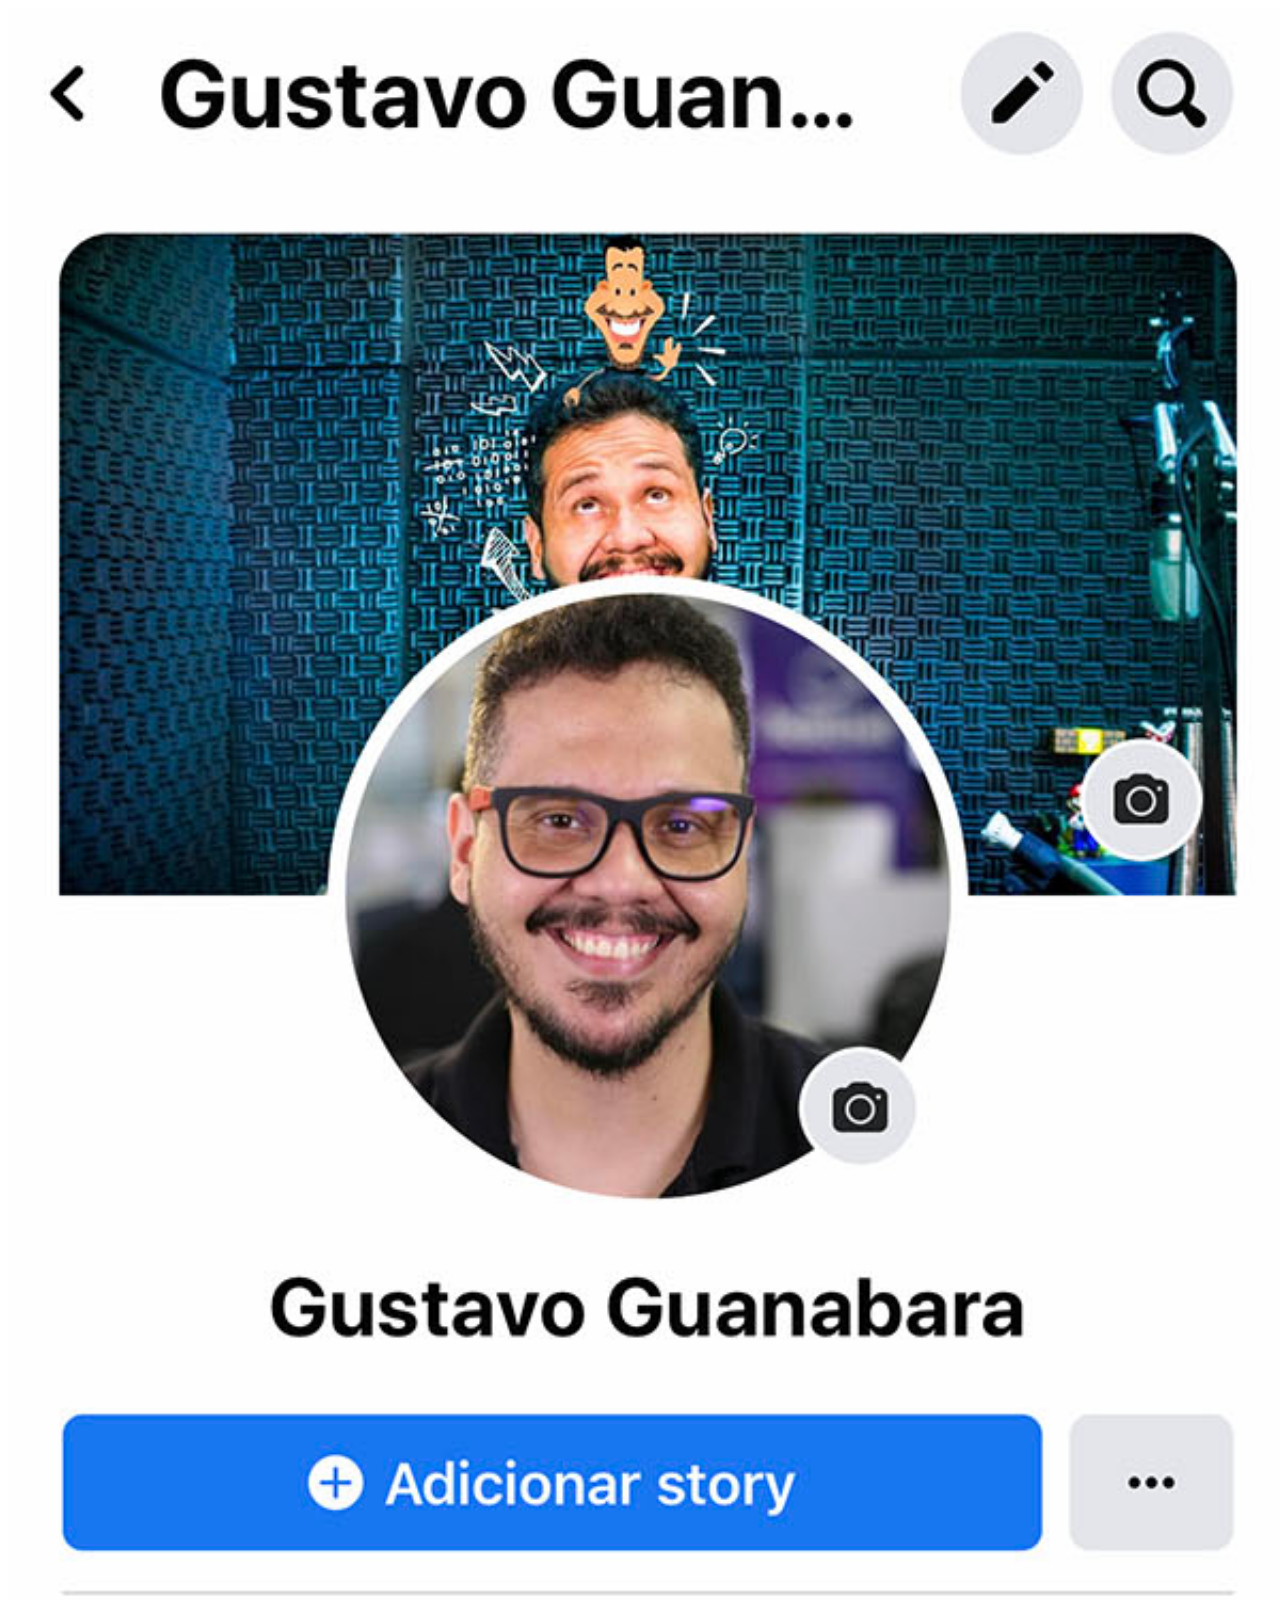
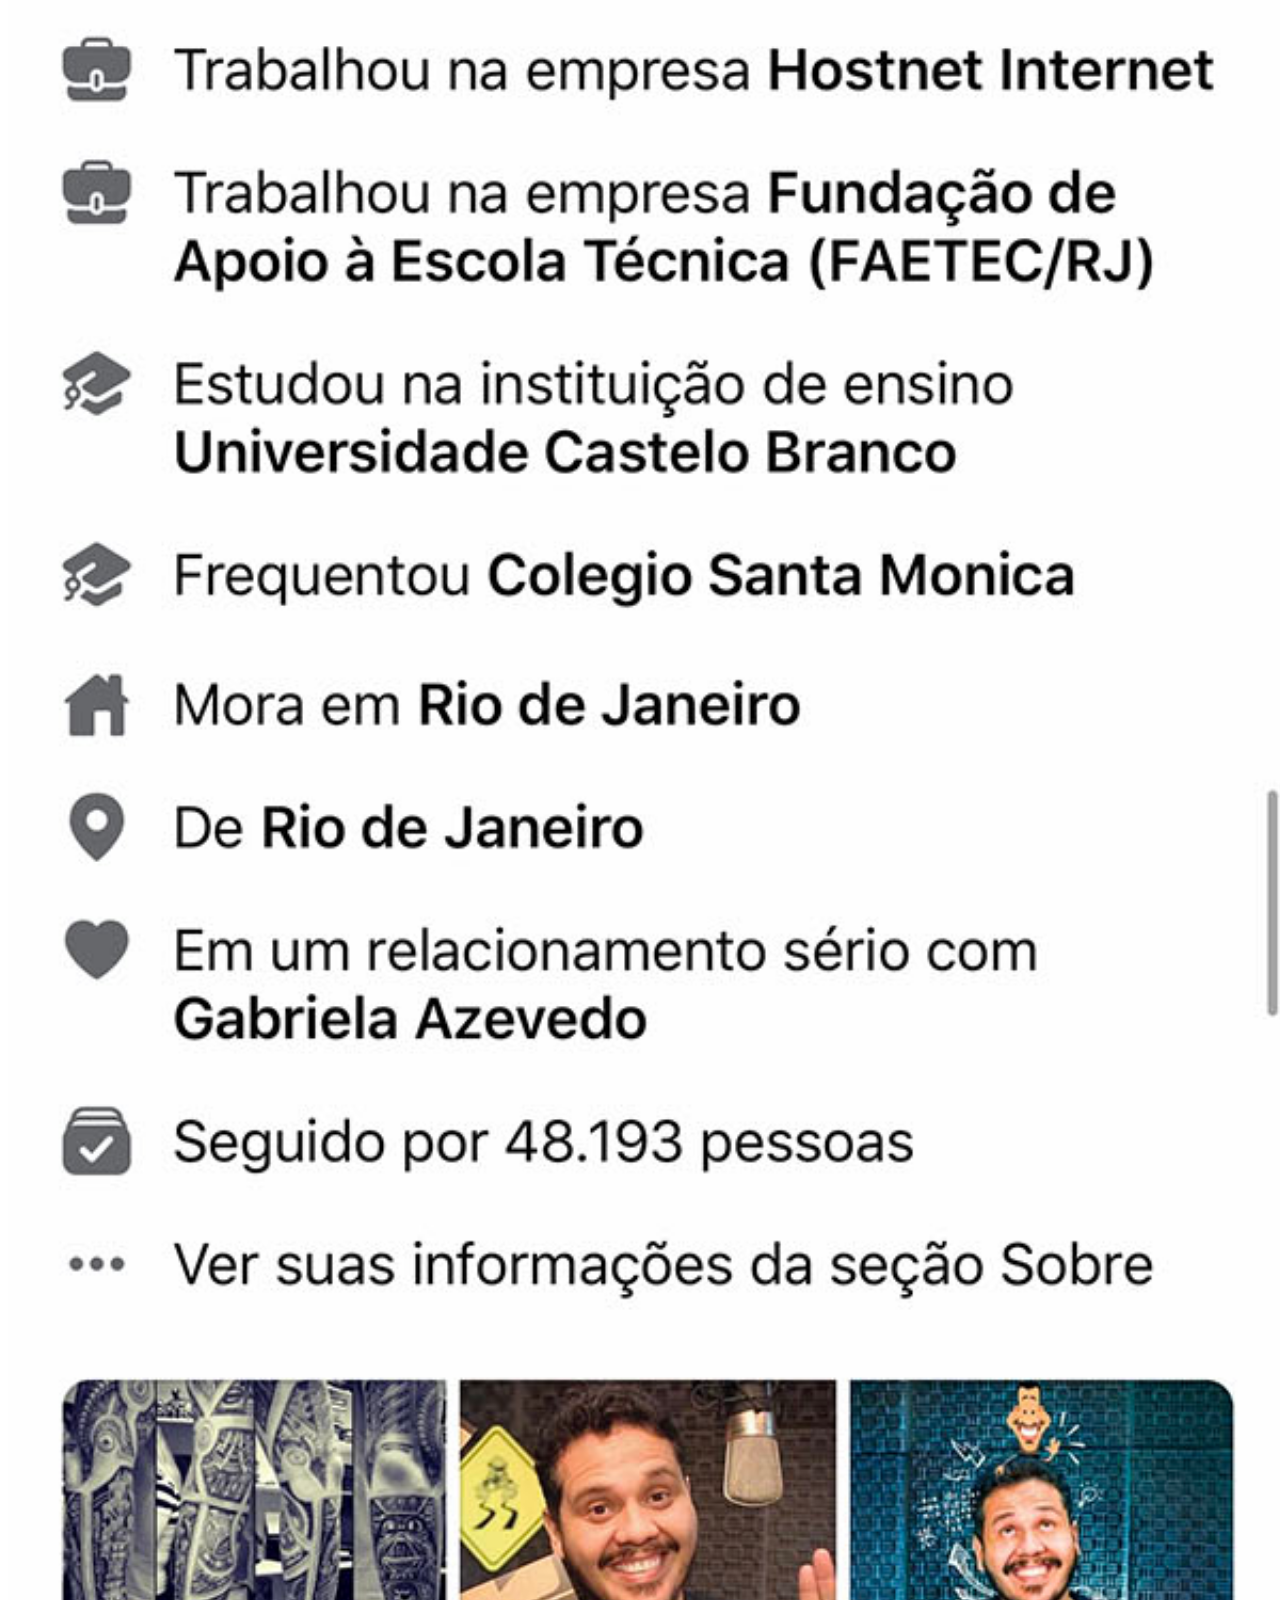
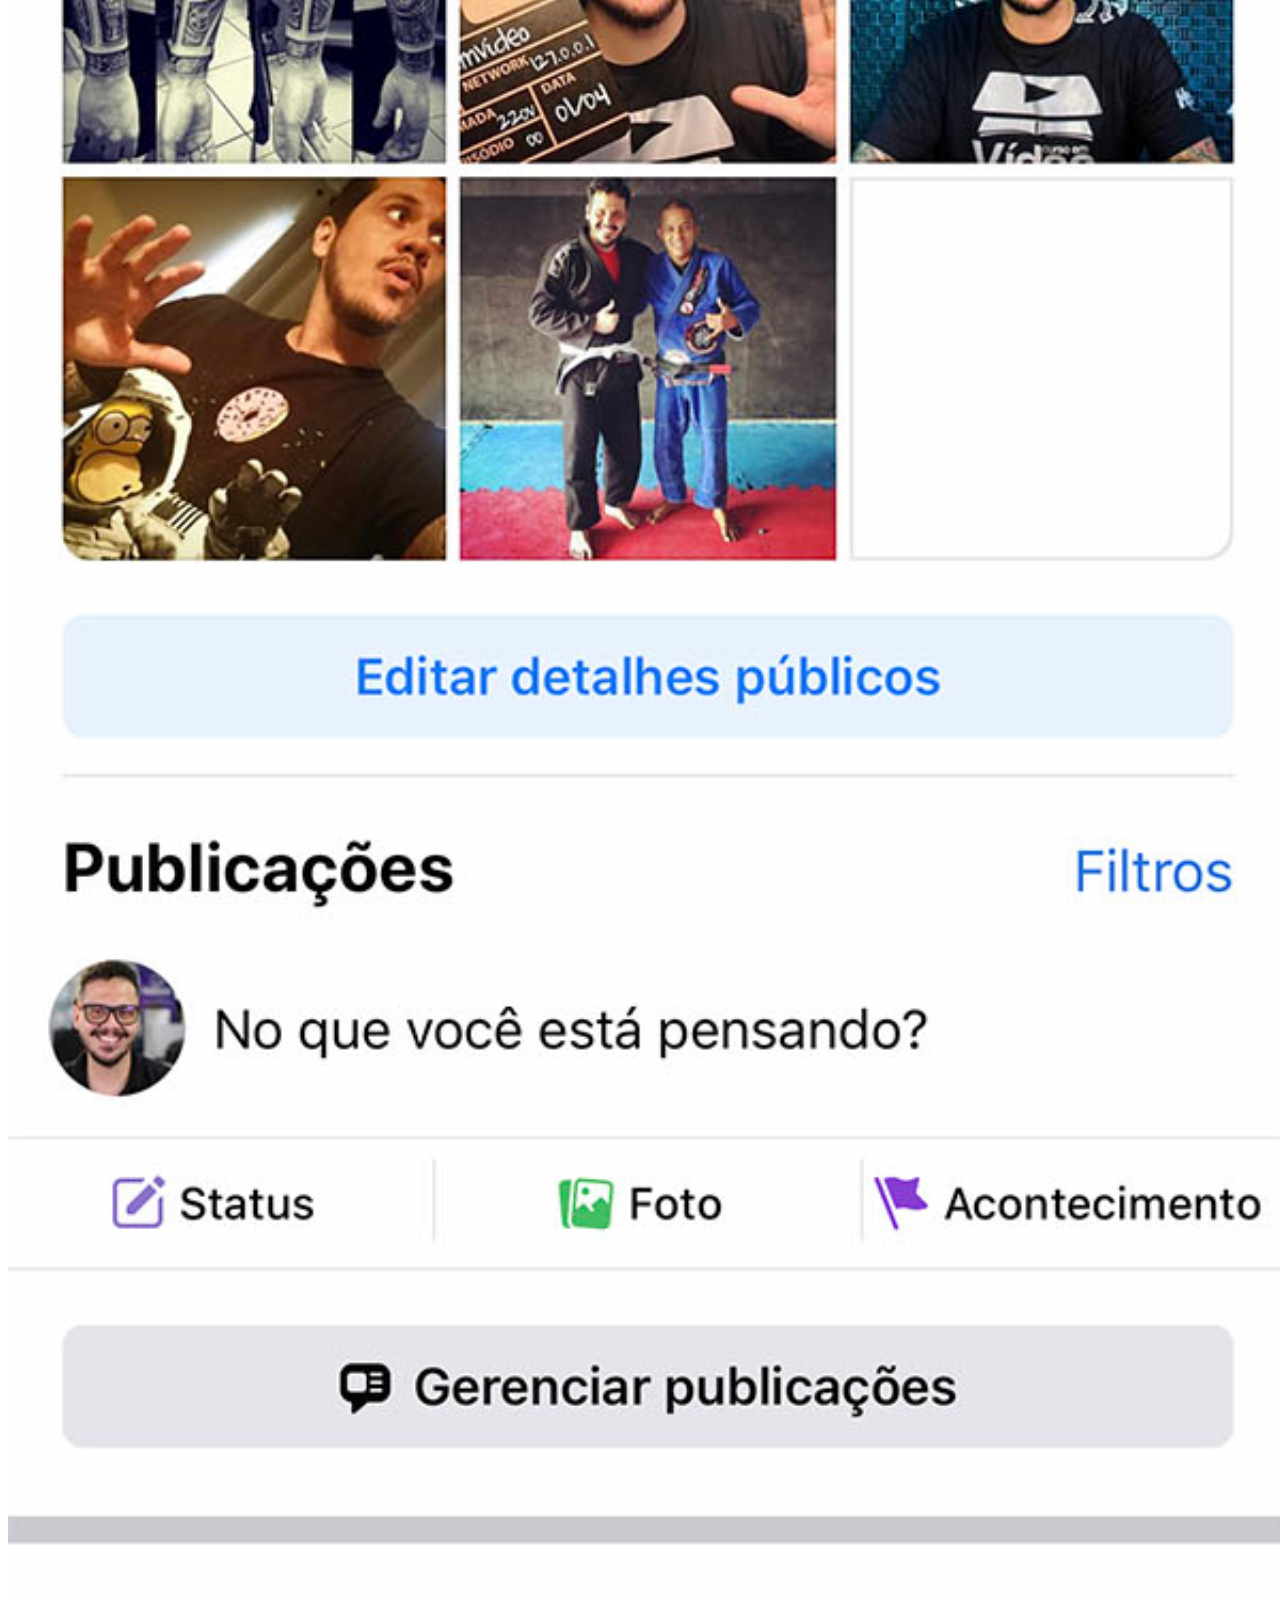
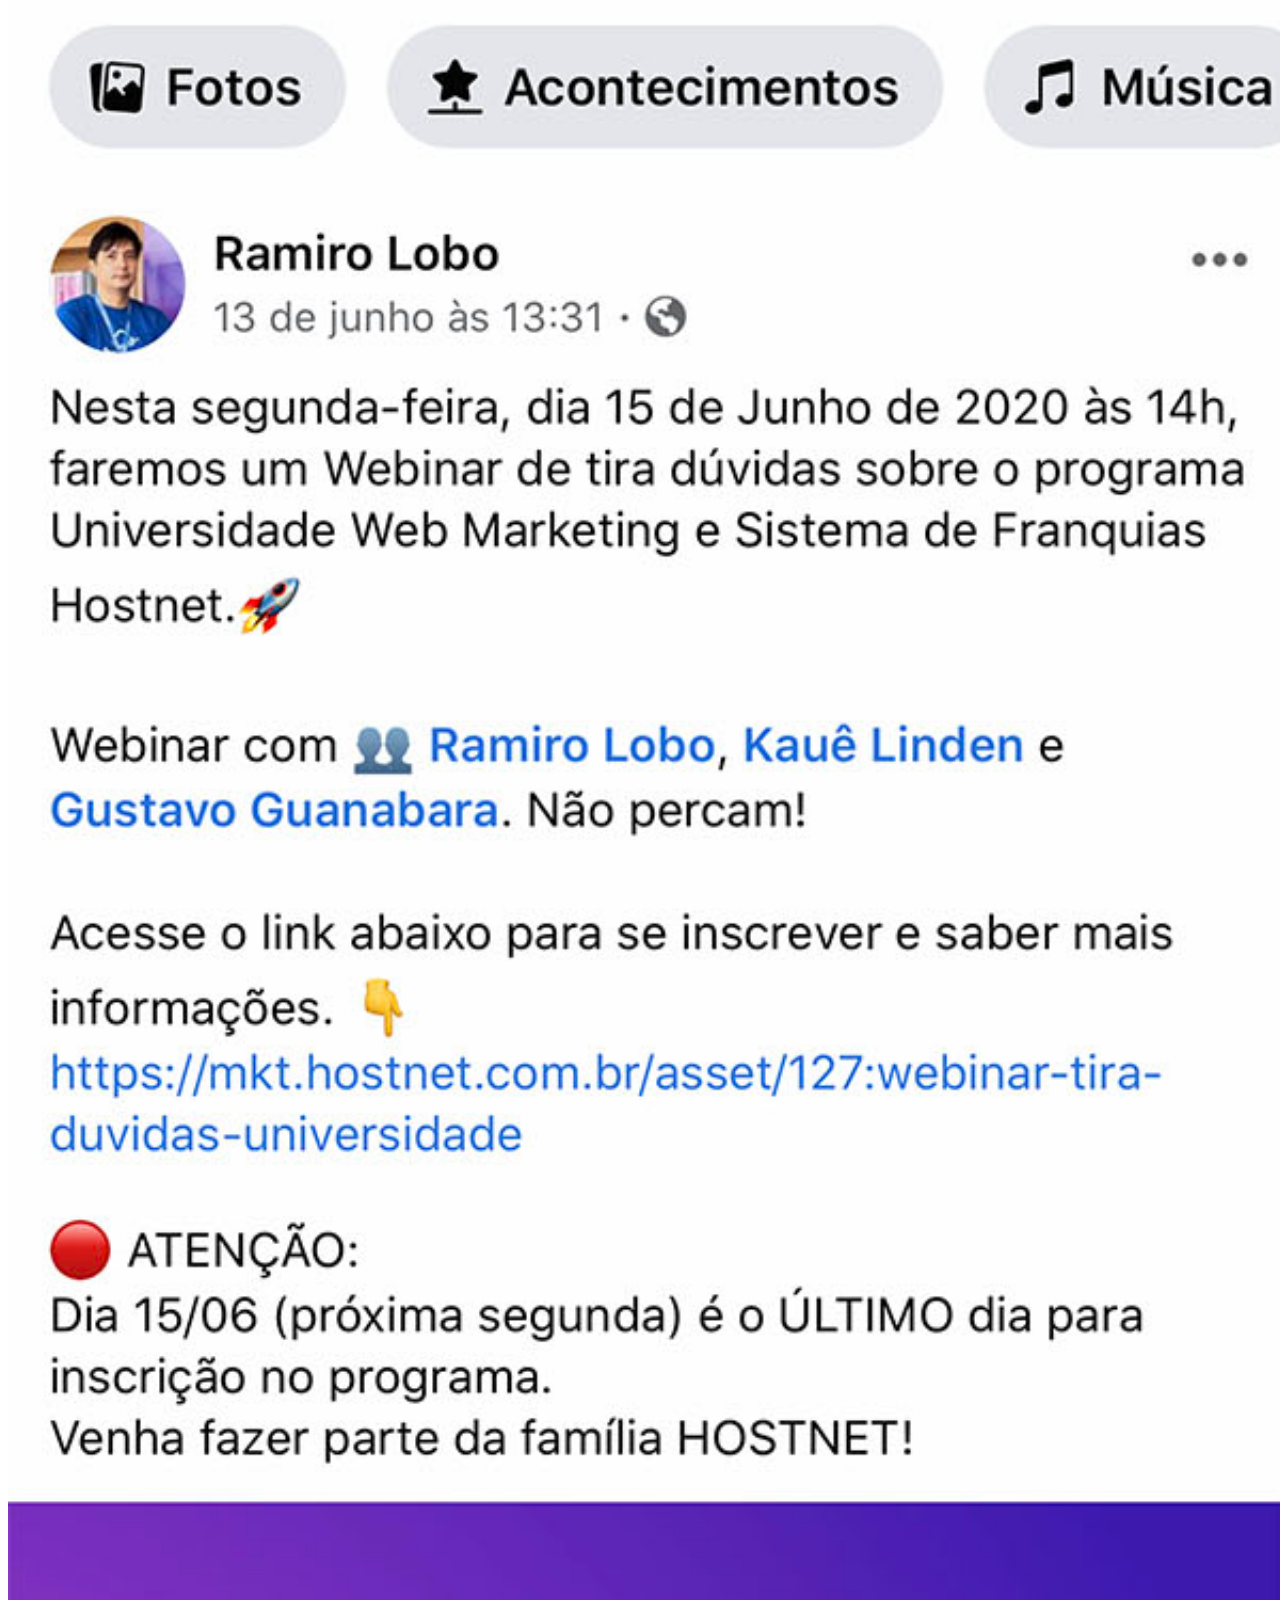
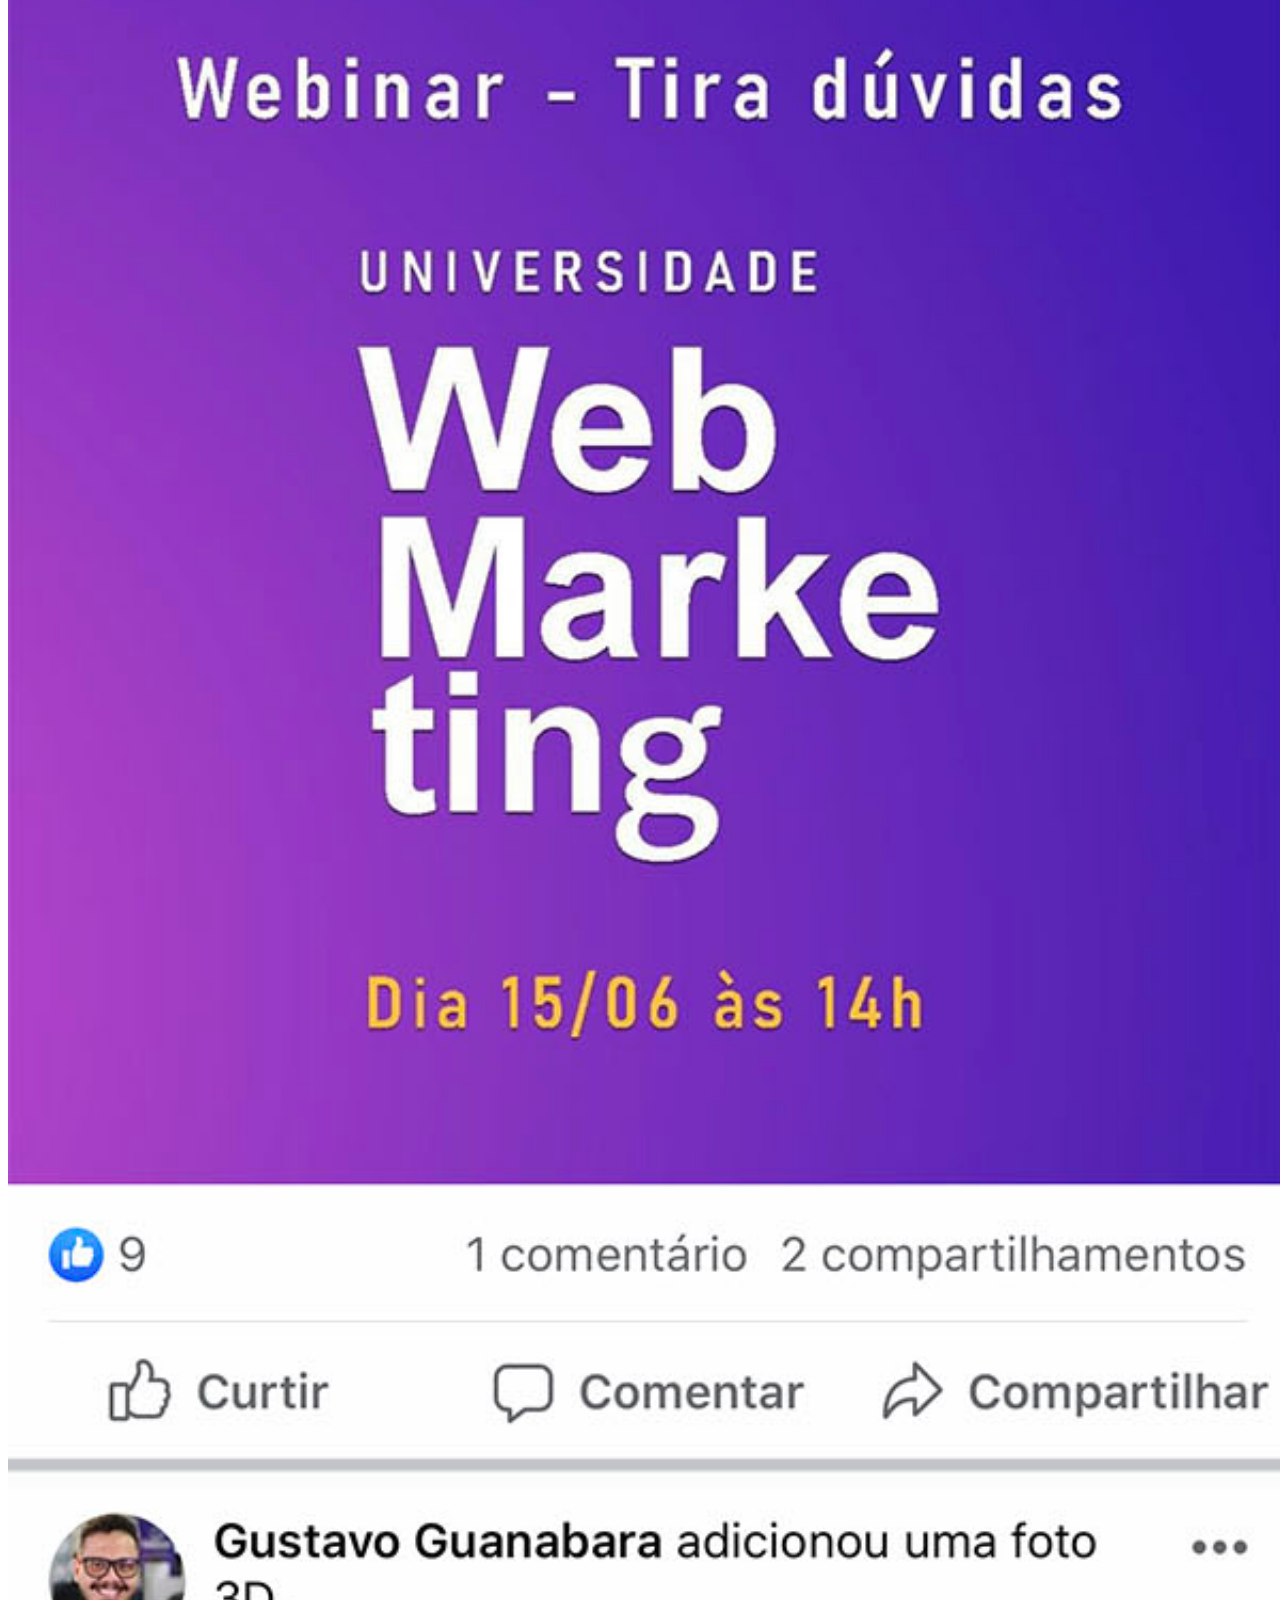
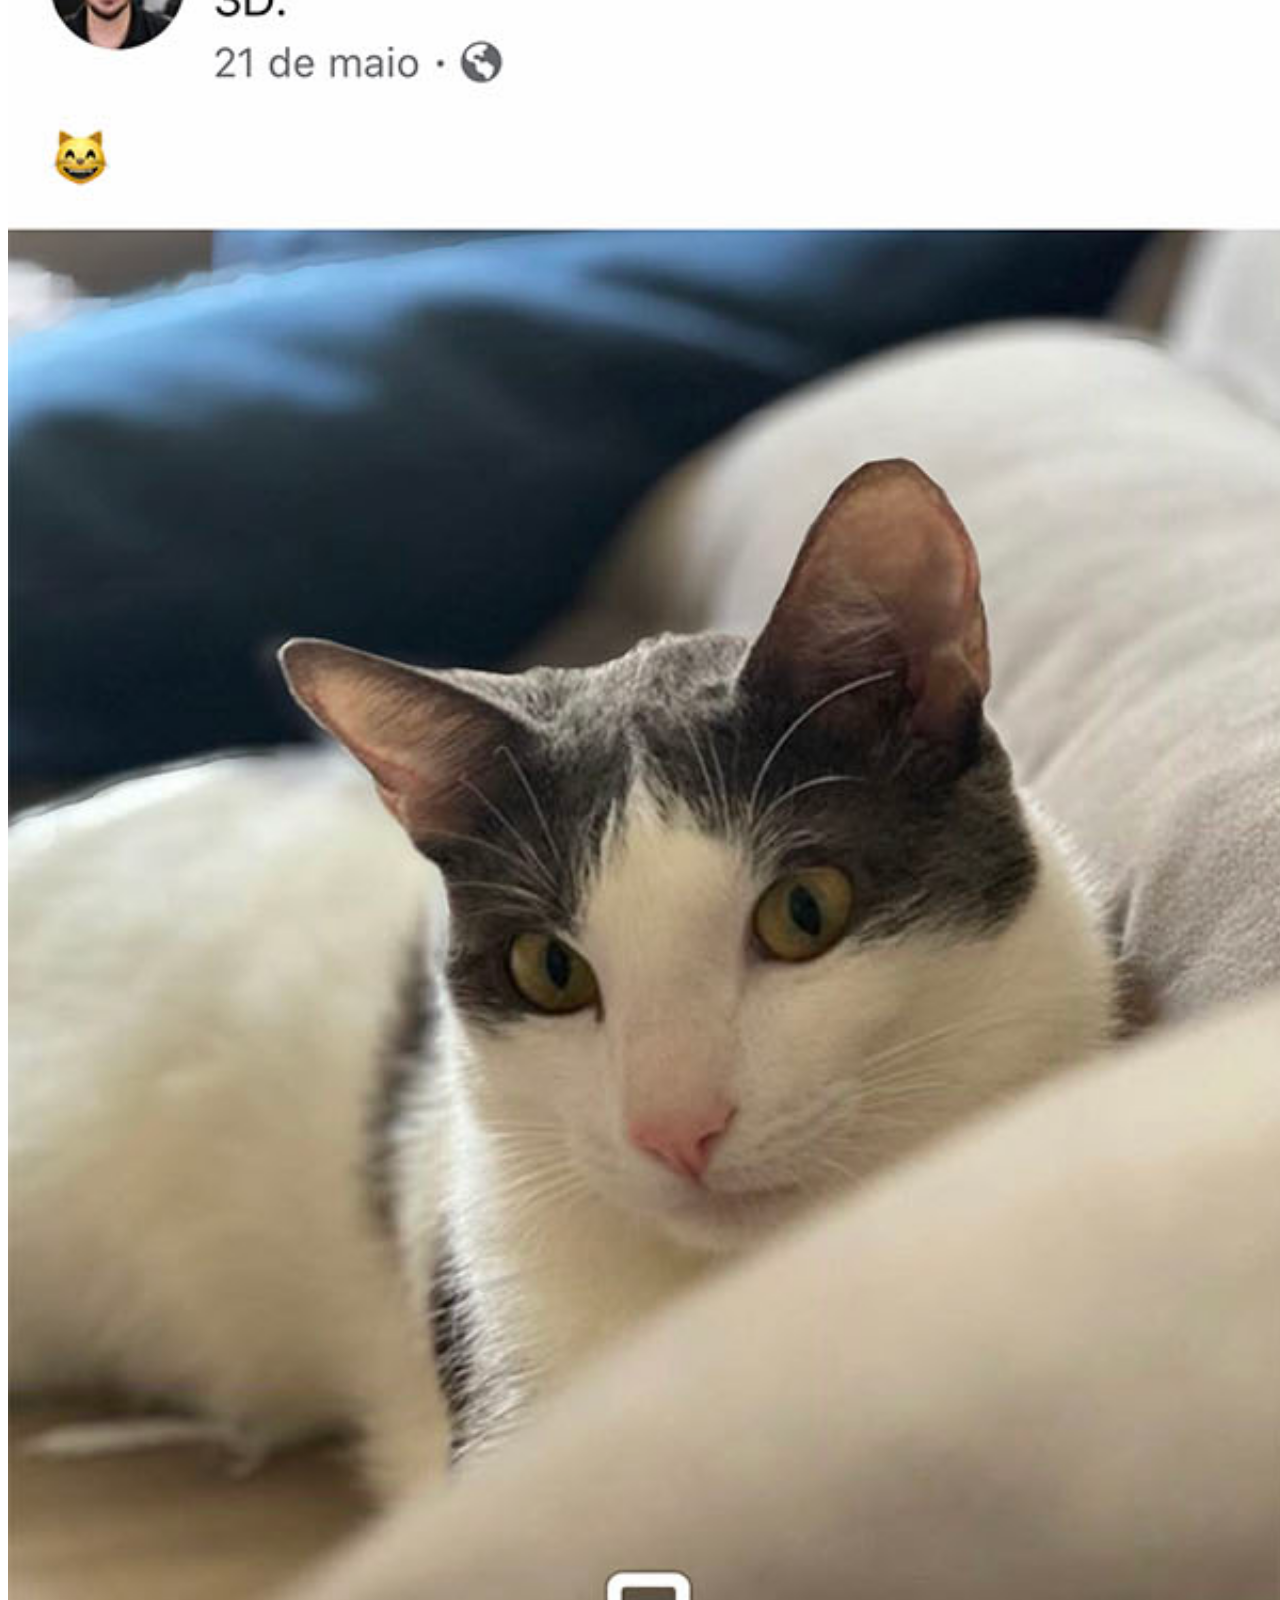
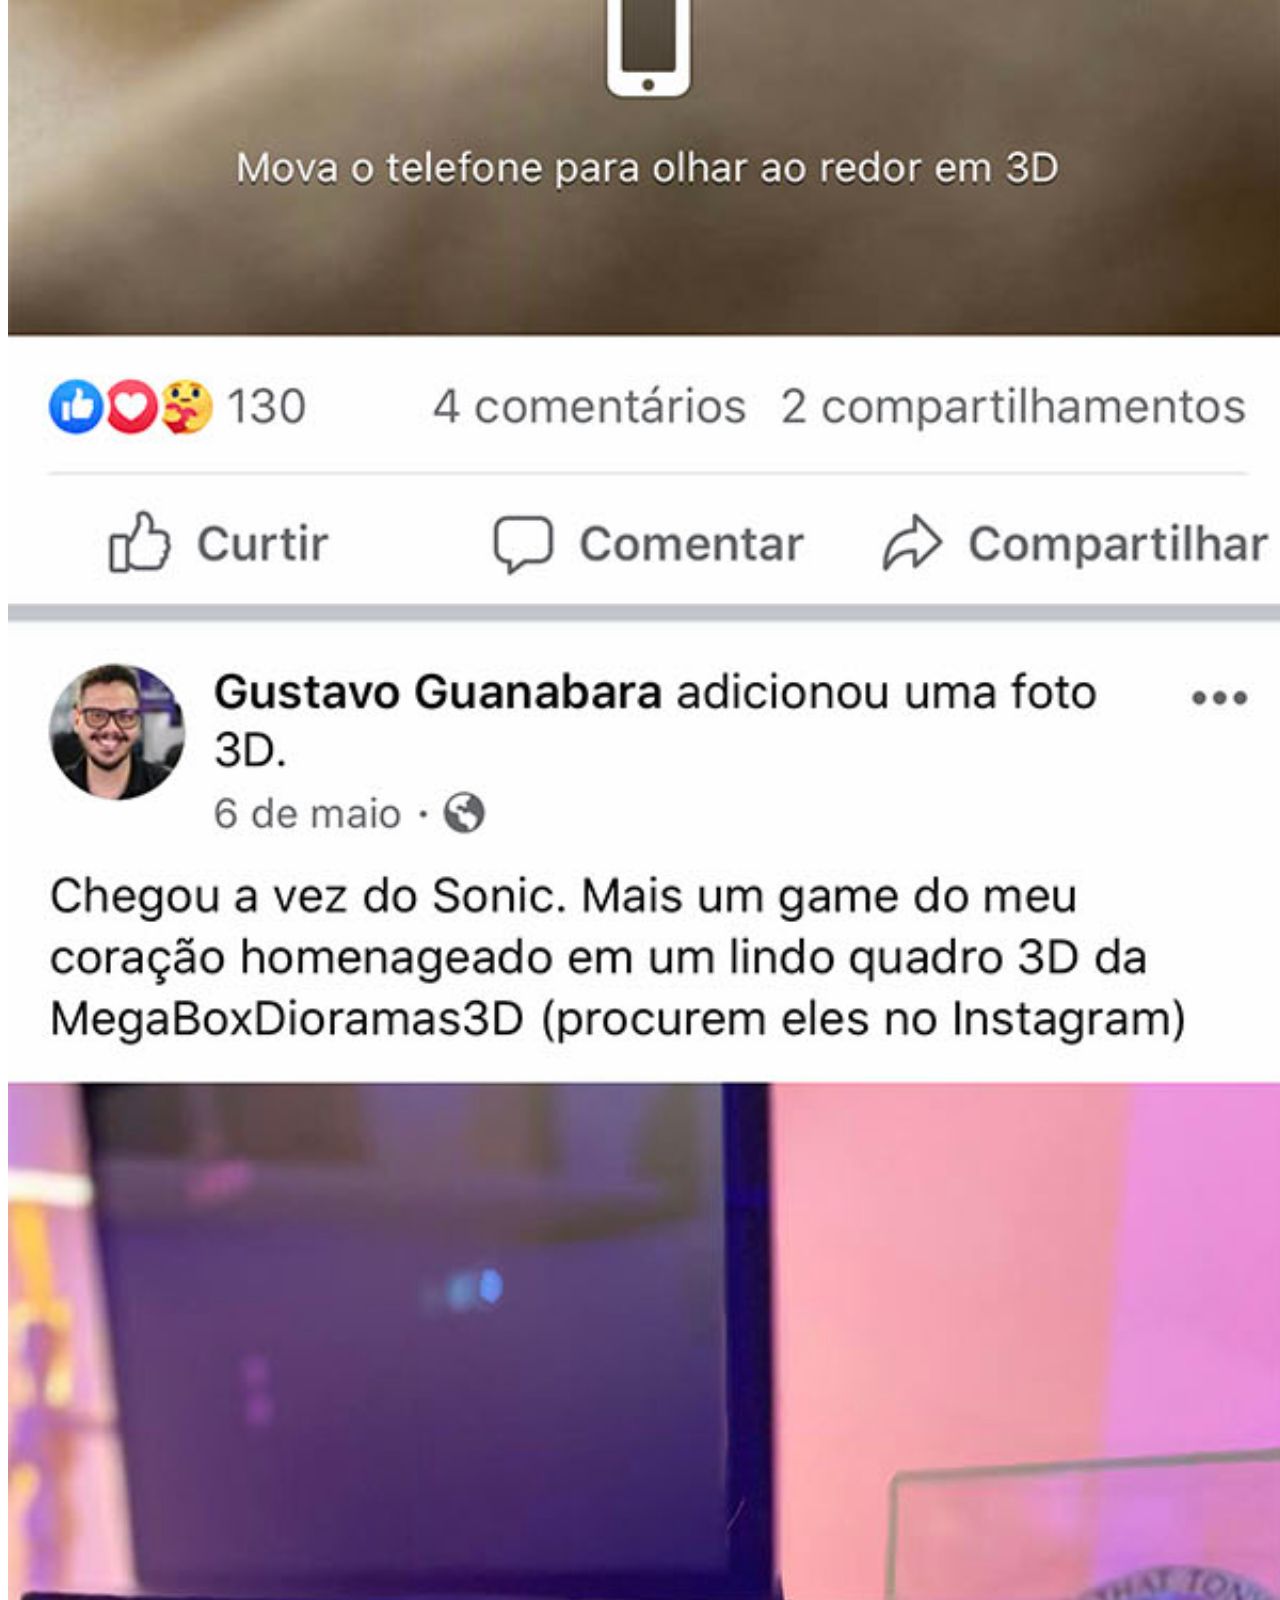
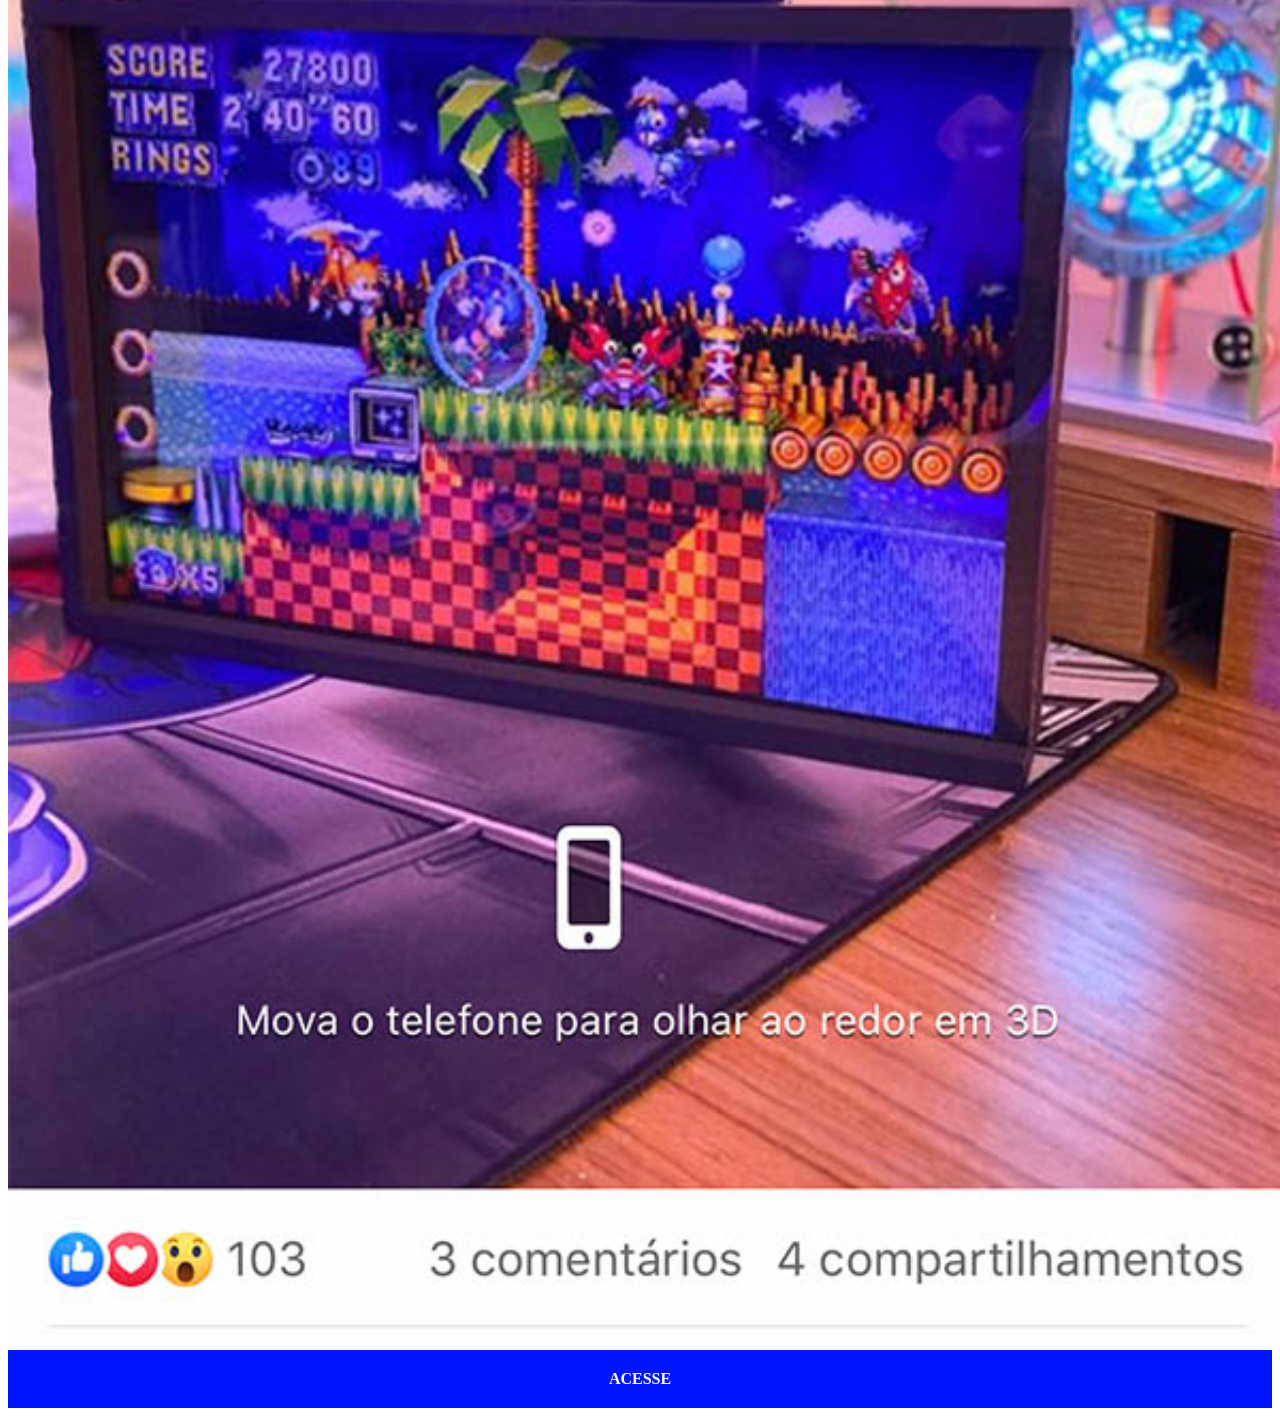
<file: facebook.html>
<!DOCTYPE html>
<html lang="pt-br">
<head>
    <meta charset="UTF-8">
    <meta name="viewport" content="width=device-width, initial-scale=1.0">
    <title>Facebook</title>
    <link rel="stylesheet" href="estilos/social.css">
    <img src="imagens/tela-facebook.jpg" alt="Facebook">
    <a href="facebook.com.br">ACESSE</a>
</head>
<body>
    
</body>
</html>
</file>
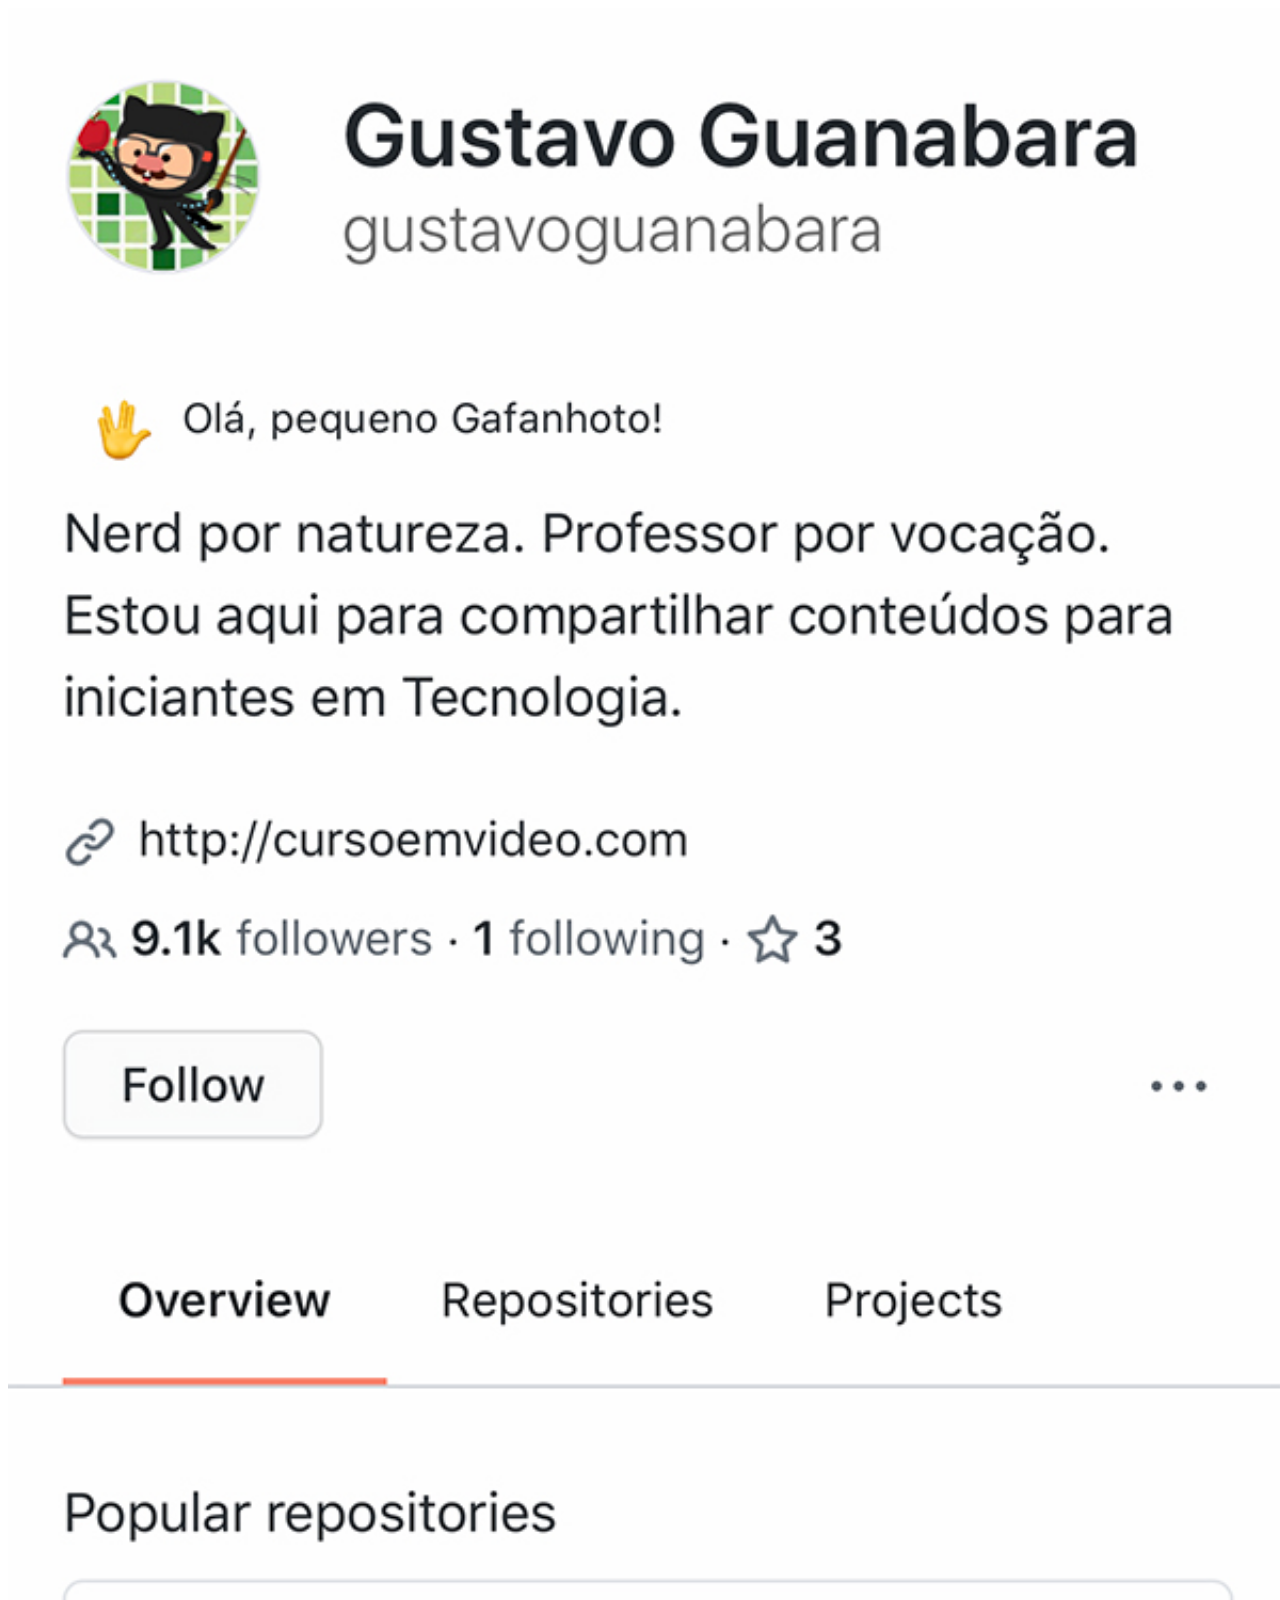
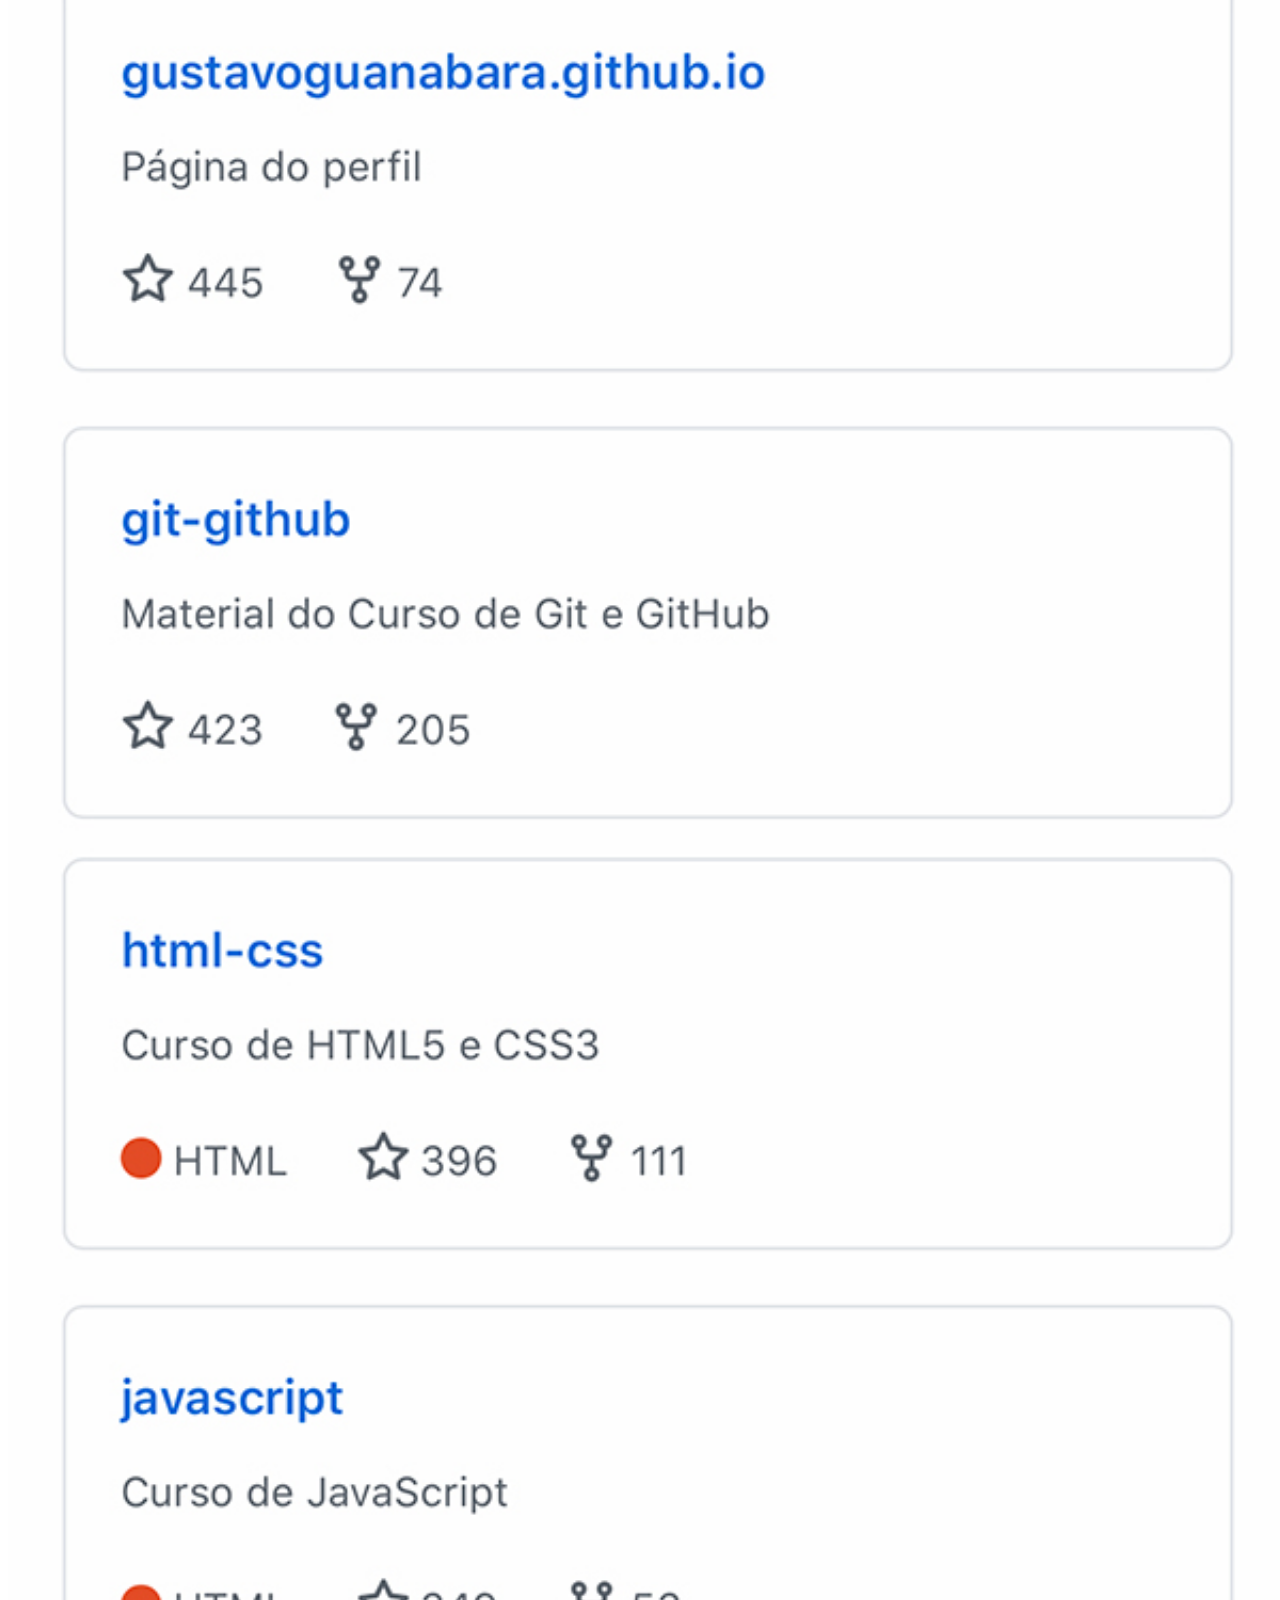
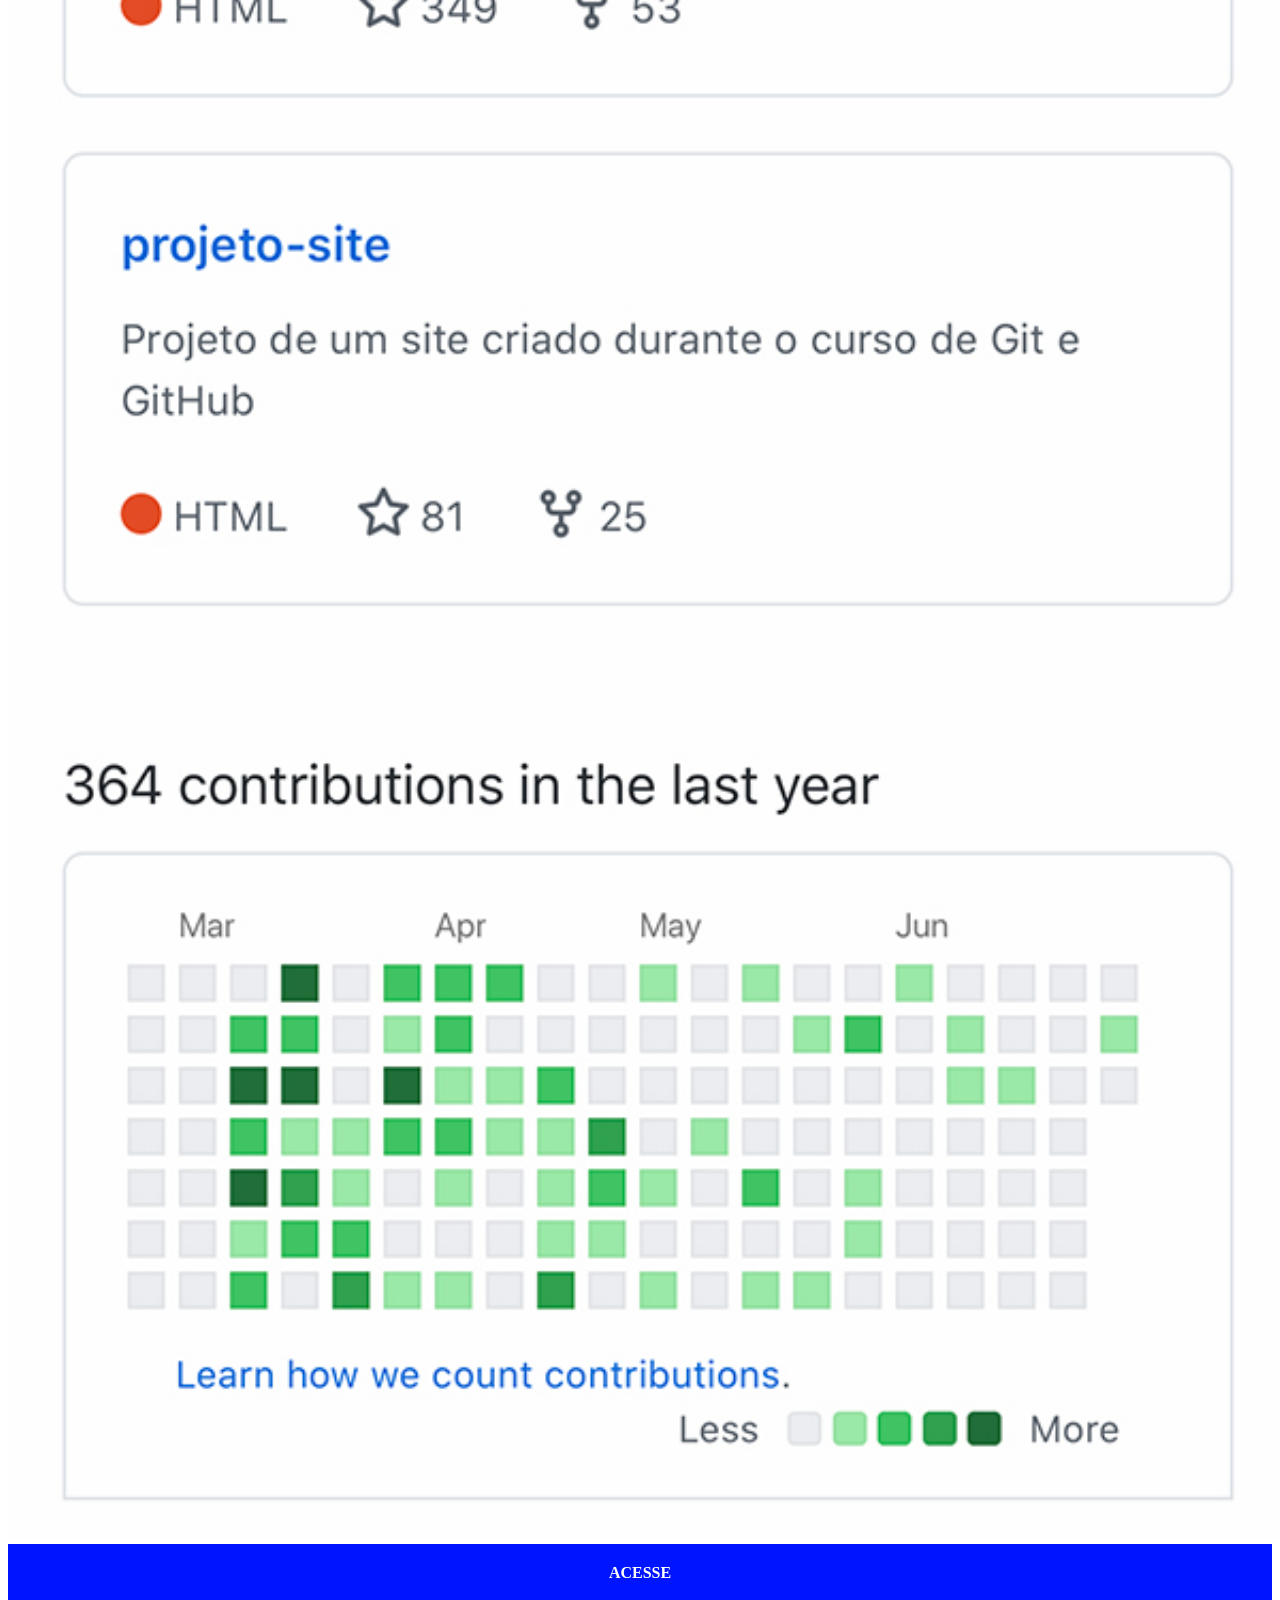
<file: github.html>
<!DOCTYPE html>
<html lang="pt-br">
<head>
    <meta charset="UTF-8">
    <meta name="viewport" content="width=device-width, initial-scale=1.0">
    <title>Github</title>
    <link rel="stylesheet" href="estilos/social.css">
</head>
<body>
    <img src="imagens/tela-github.jpg" alt="Github">
    <a href="https://github.com/GustavoTavares256" target="_blank">ACESSE</a>
</body>
</html>
</file>
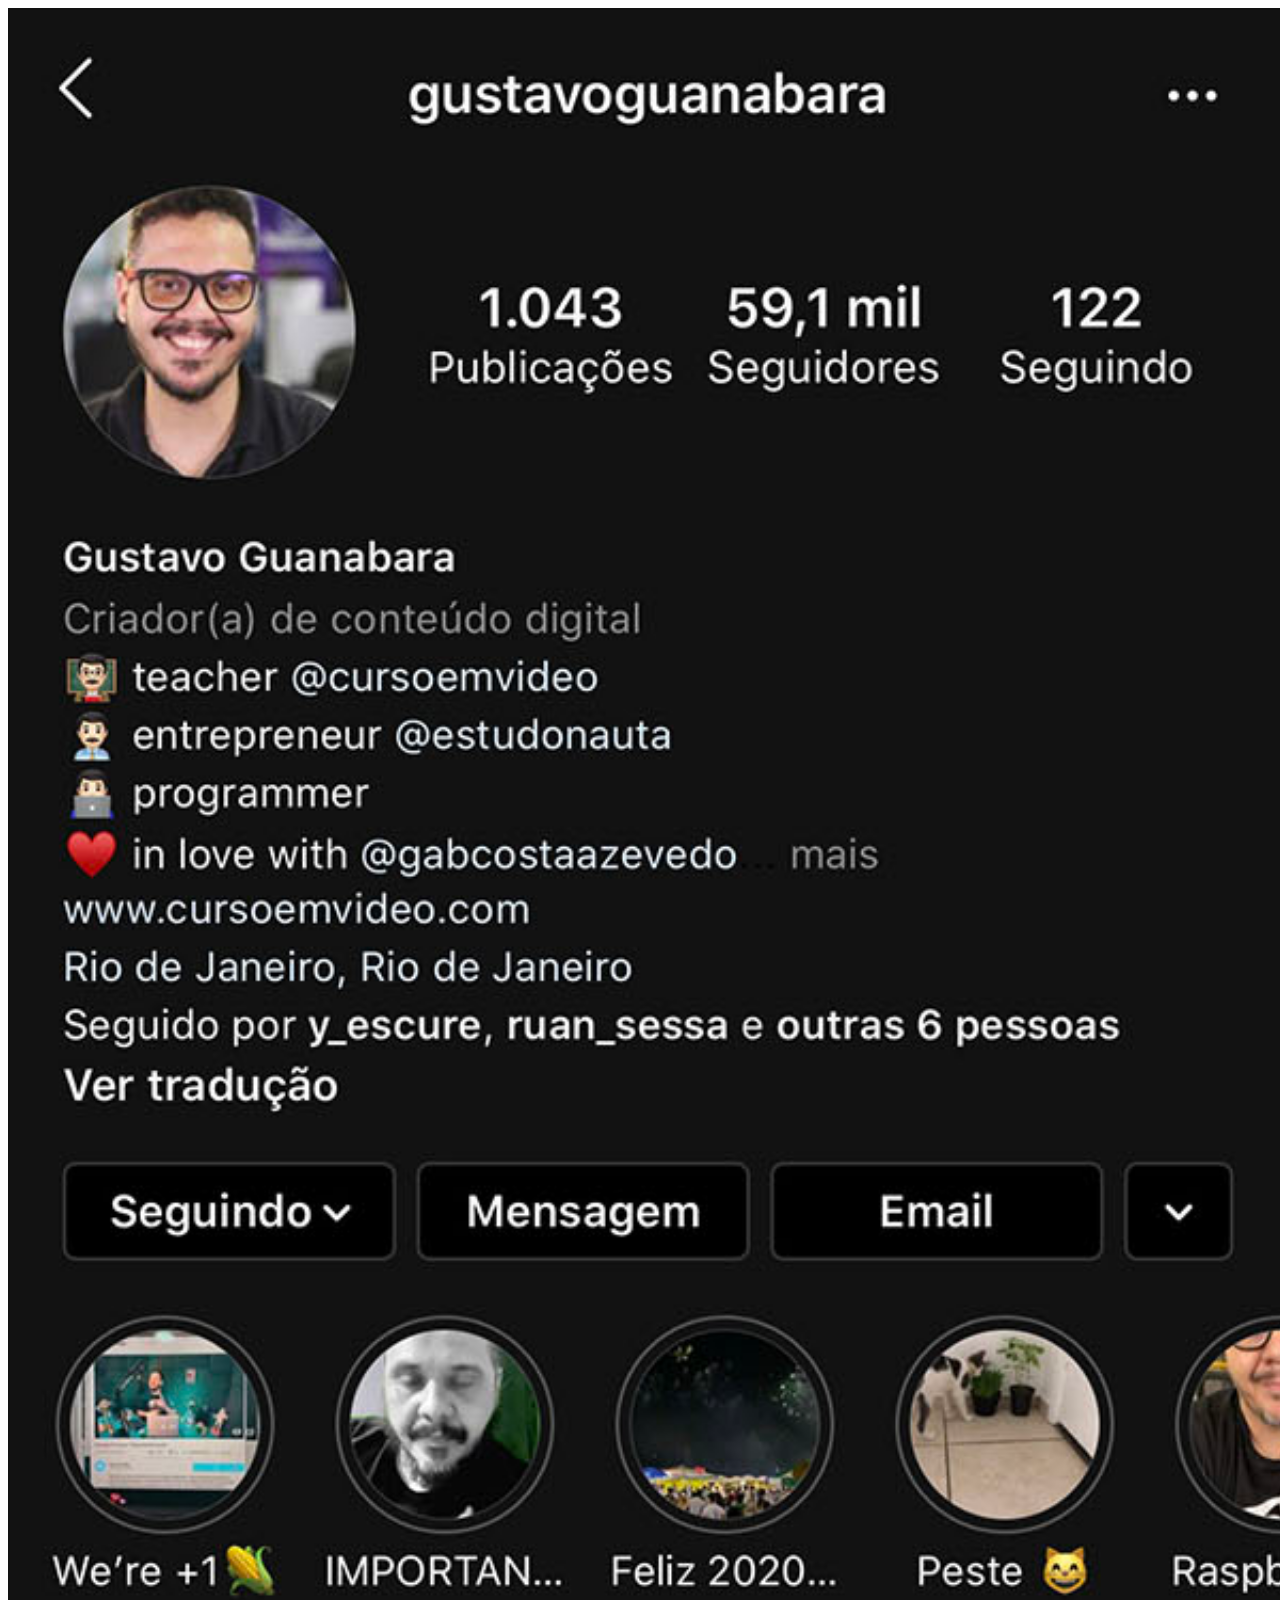
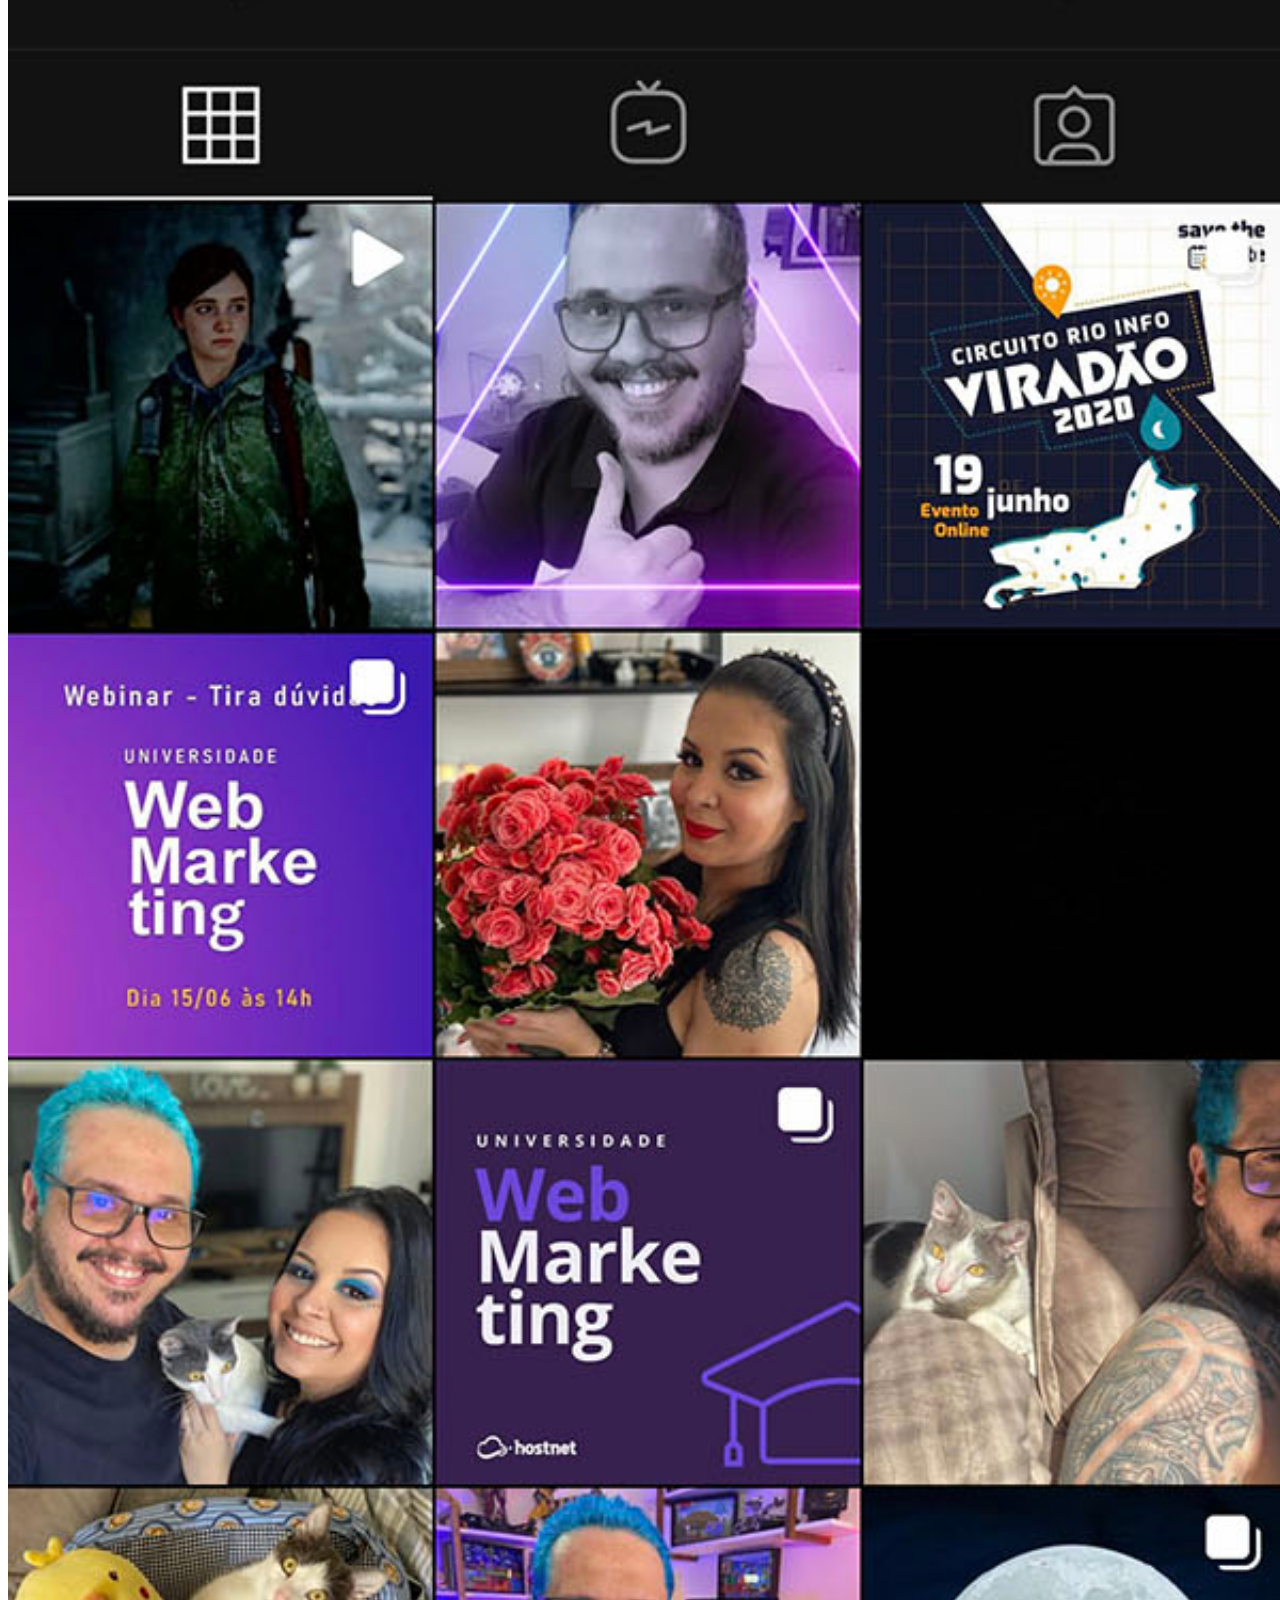
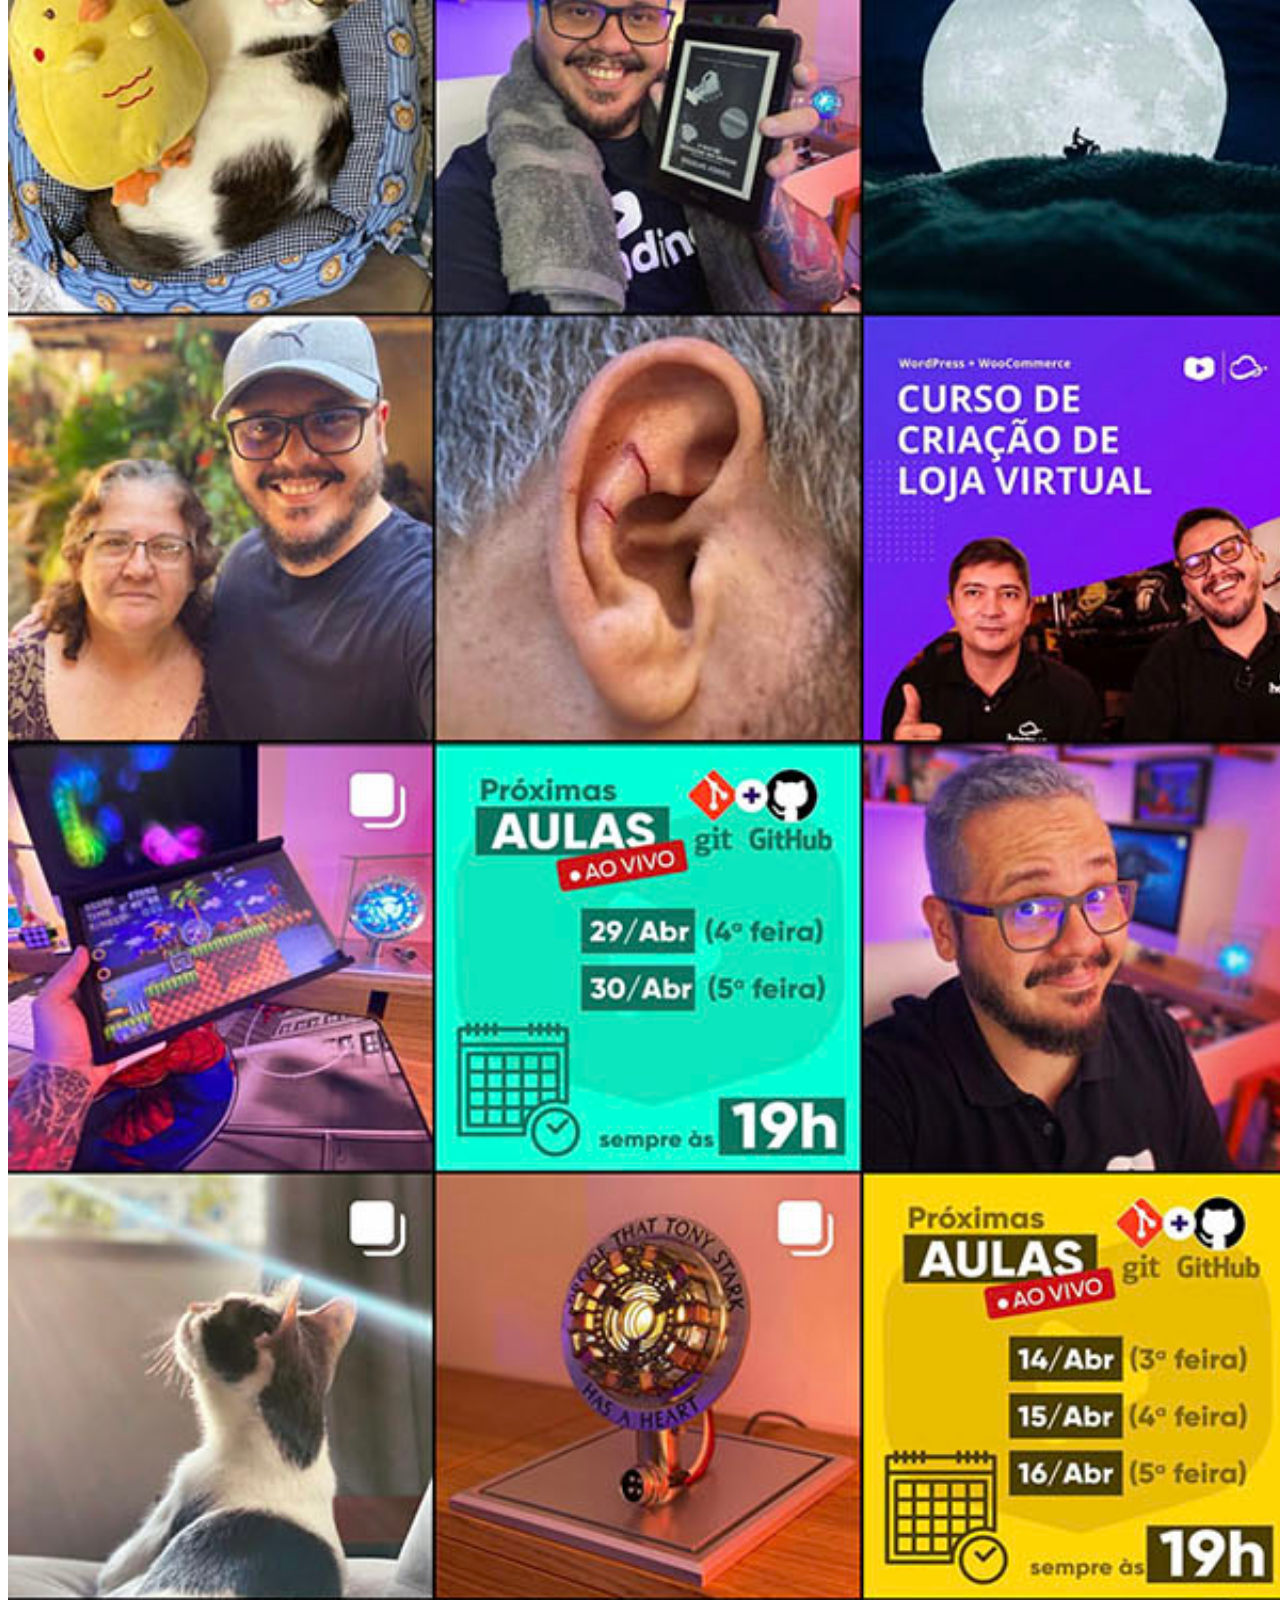
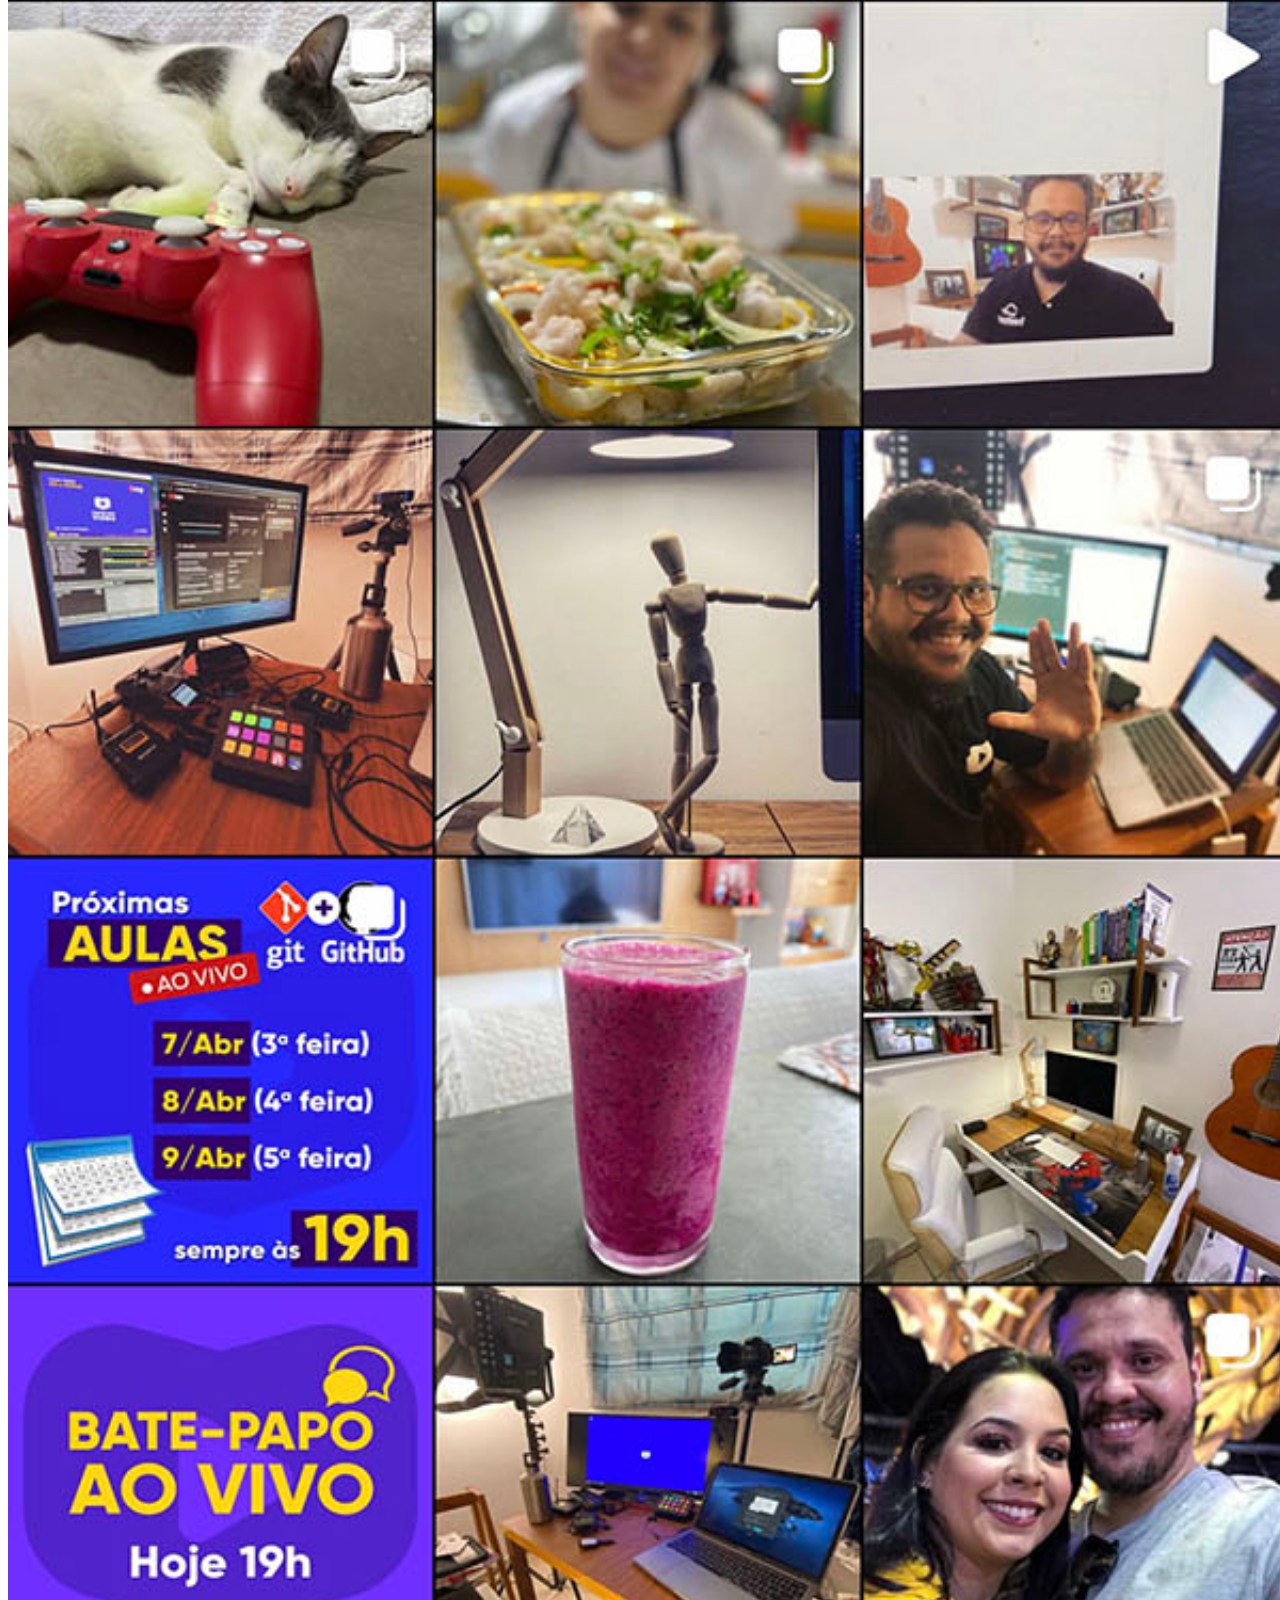
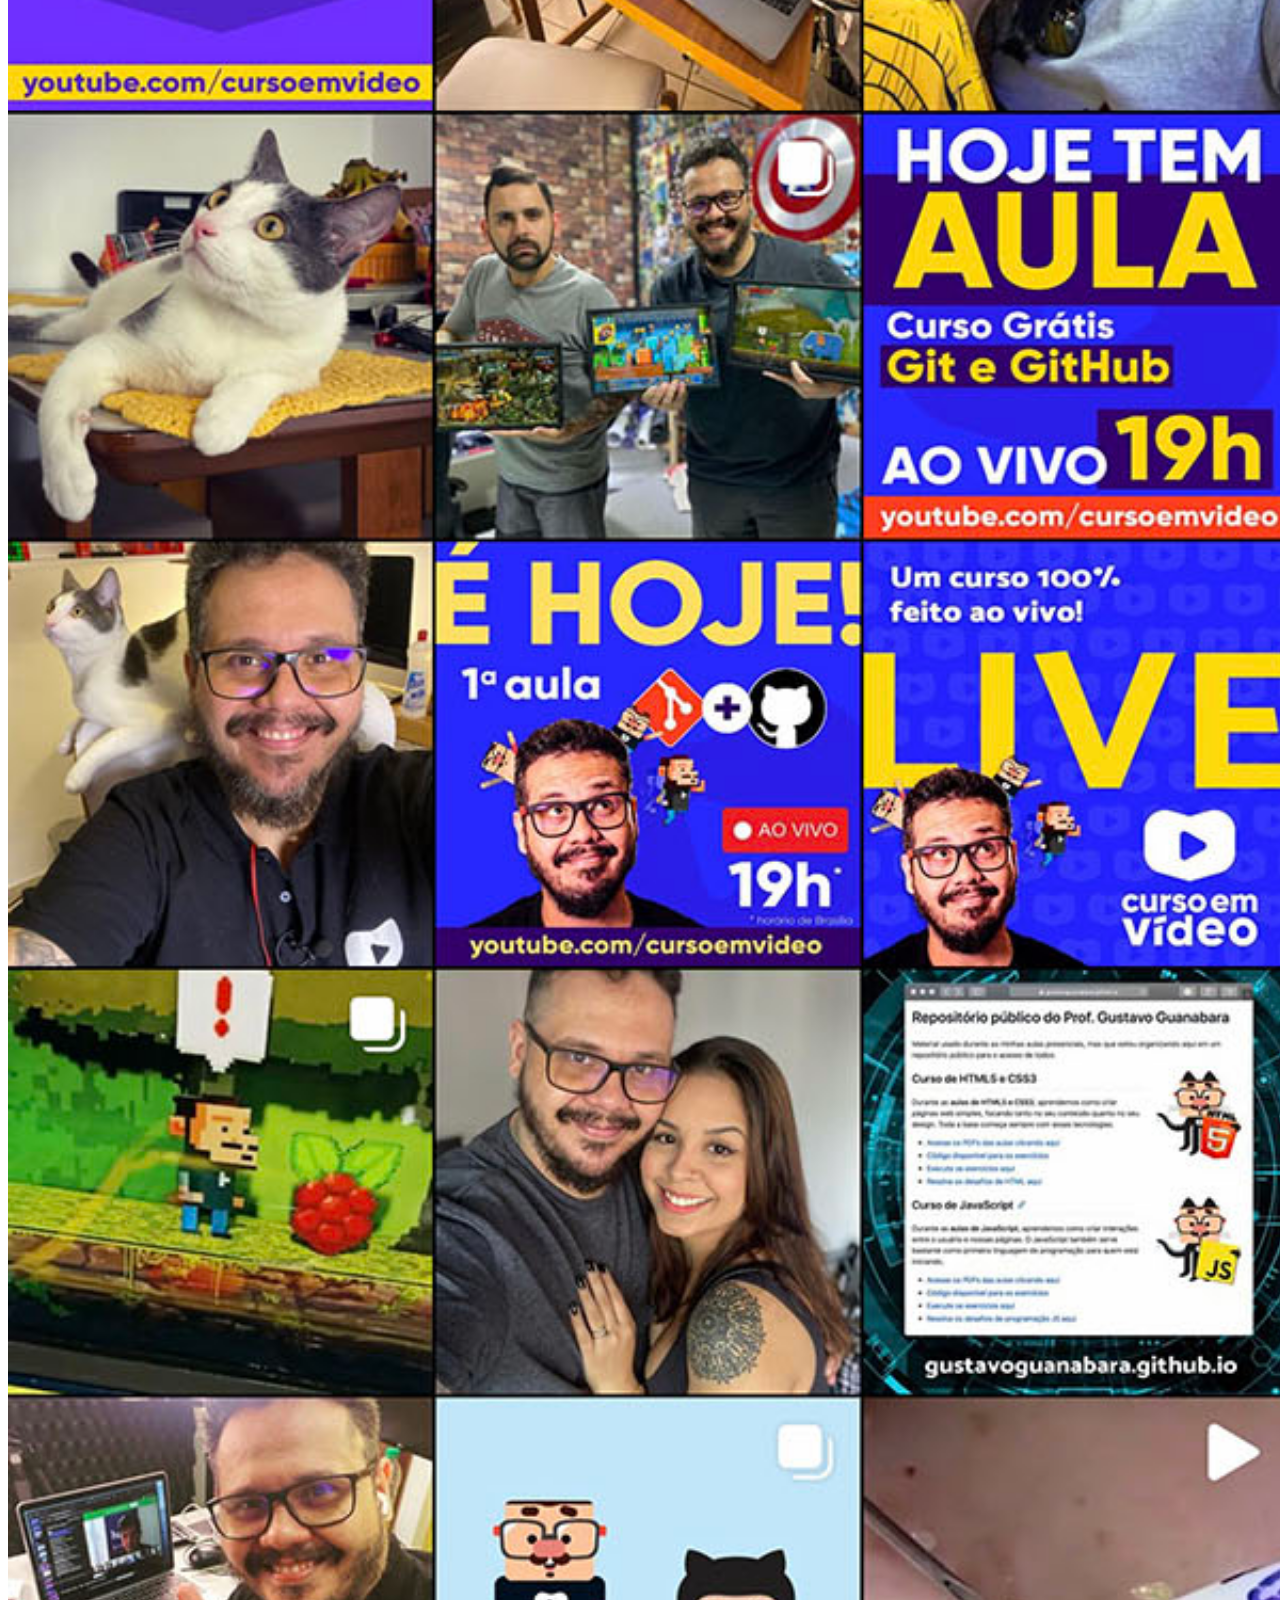
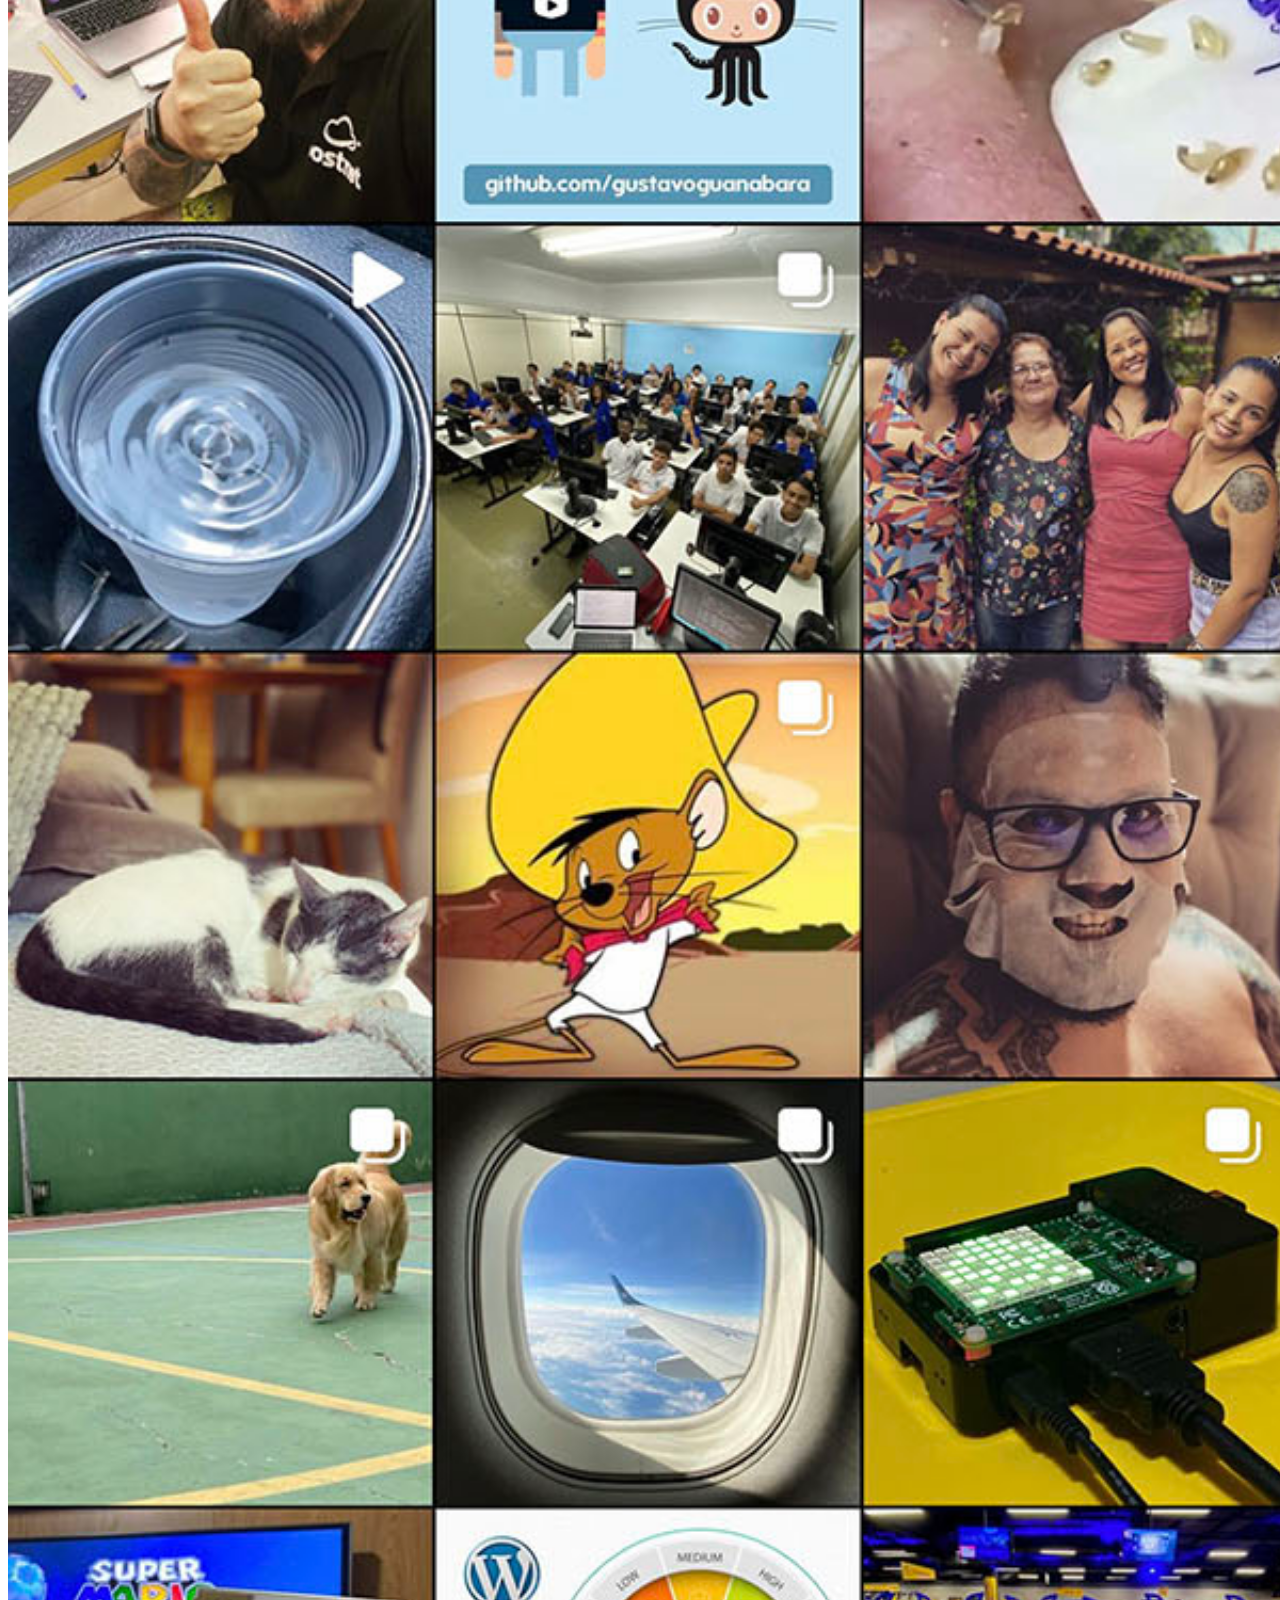
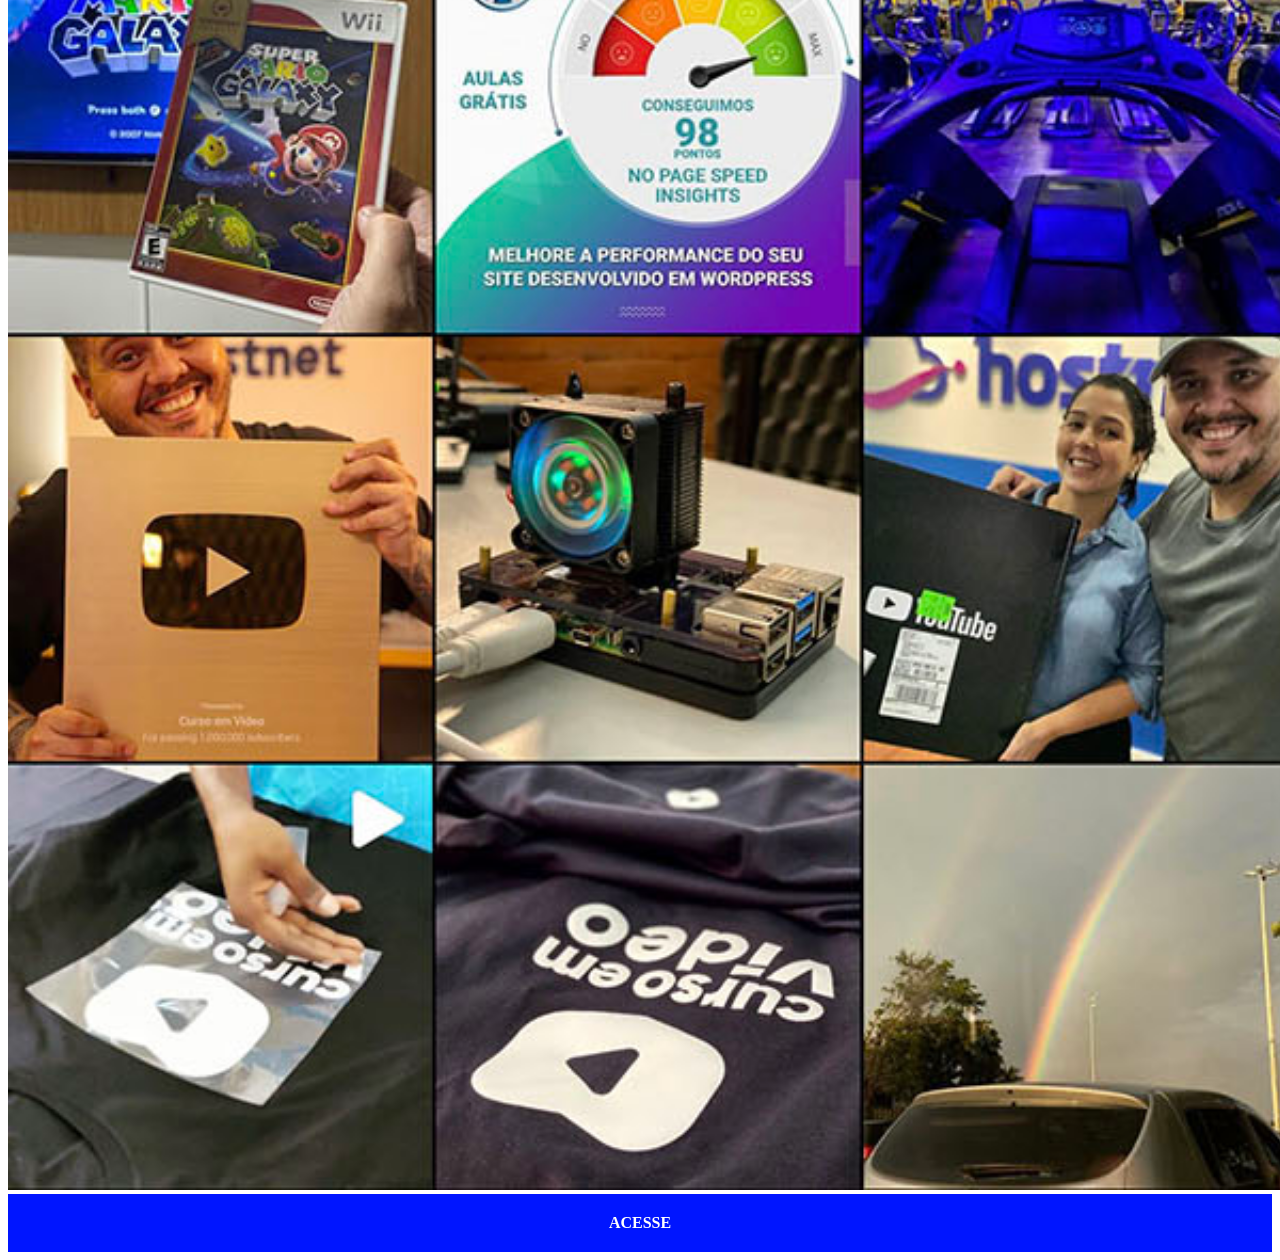
<file: instagram.html>
<!DOCTYPE html>
<html lang="pt-br">
<head>
    <meta charset="UTF-8">
    <meta name="viewport" content="width=device-width, initial-scale=1.0">
    <title>instagram</title>
    <link rel="stylesheet" href="estilos/social.css">
</head>
<body>
    <img src="imagens/tela-instagram.jpg" alt="instagram">
    <a href="https://www.instagram.com/_gustavotavaresm_/" target="_blank">ACESSE</a>
</body>
</html>
</file>
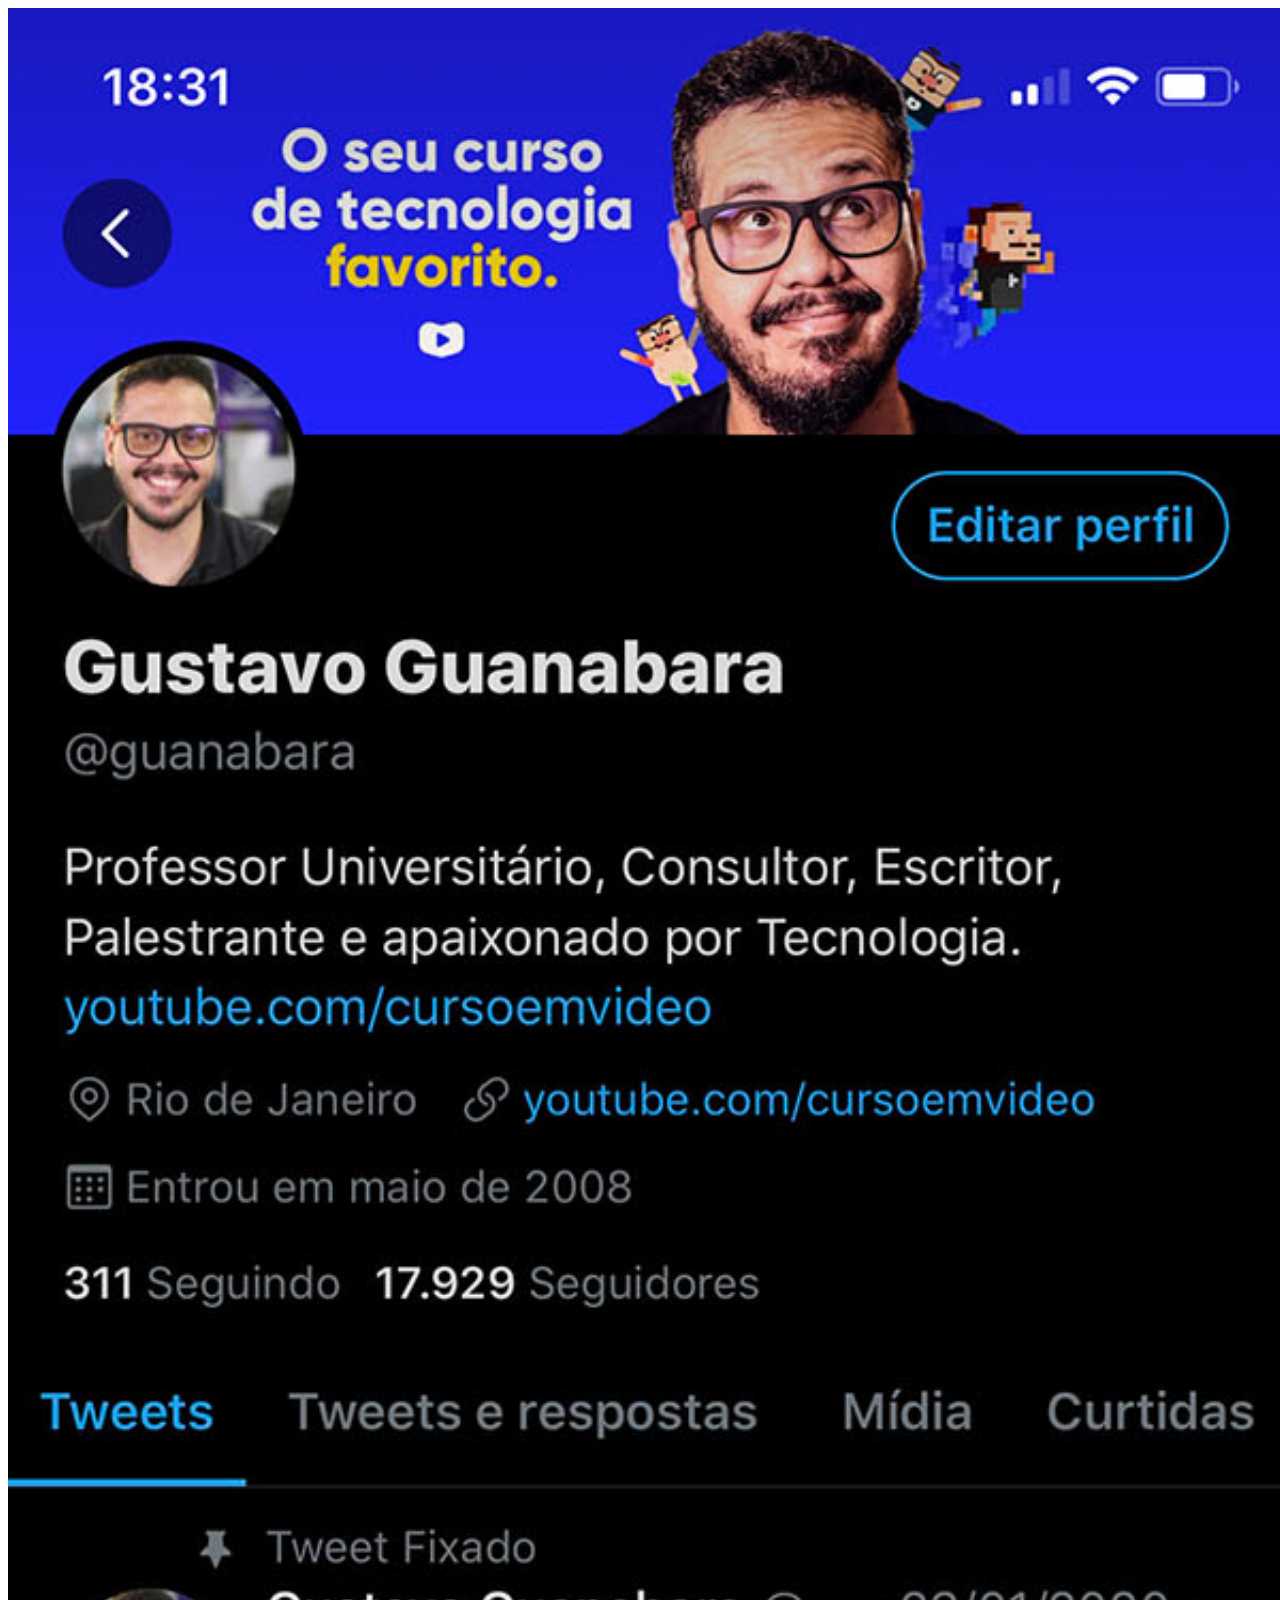
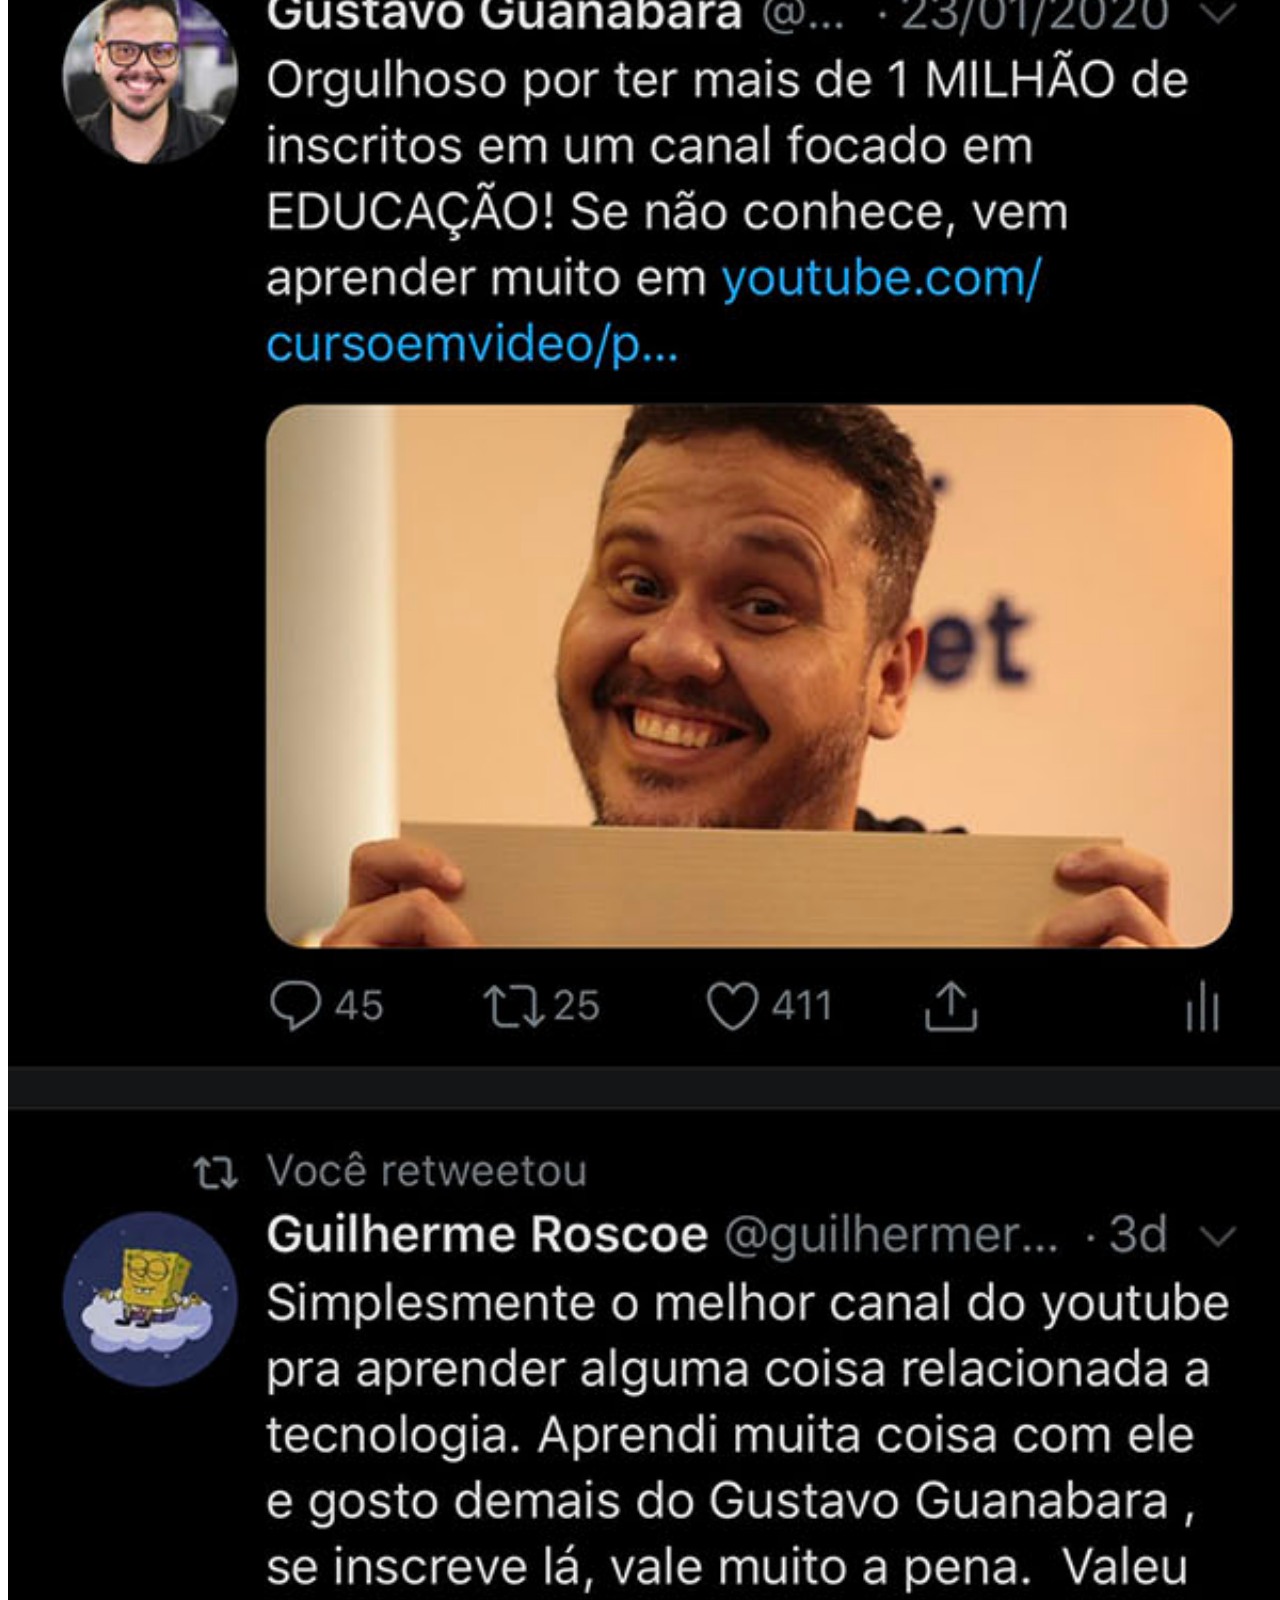
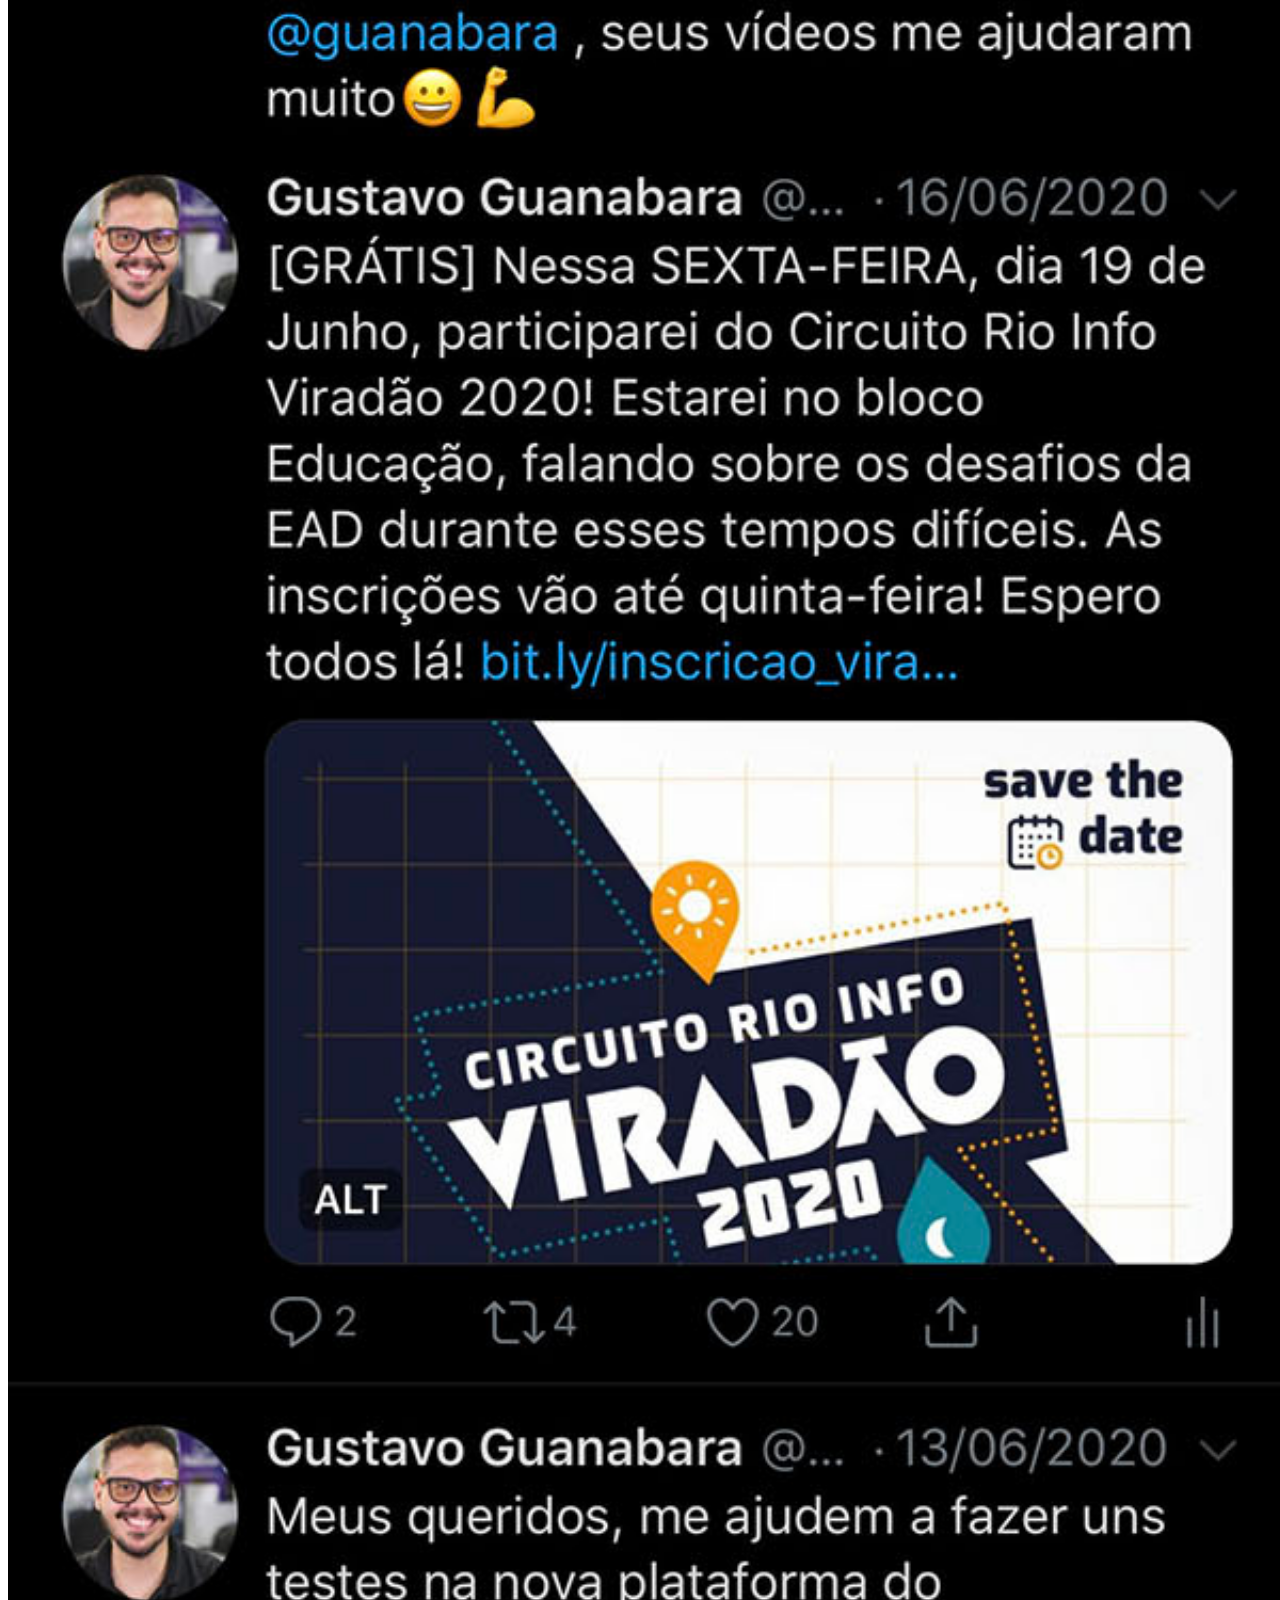
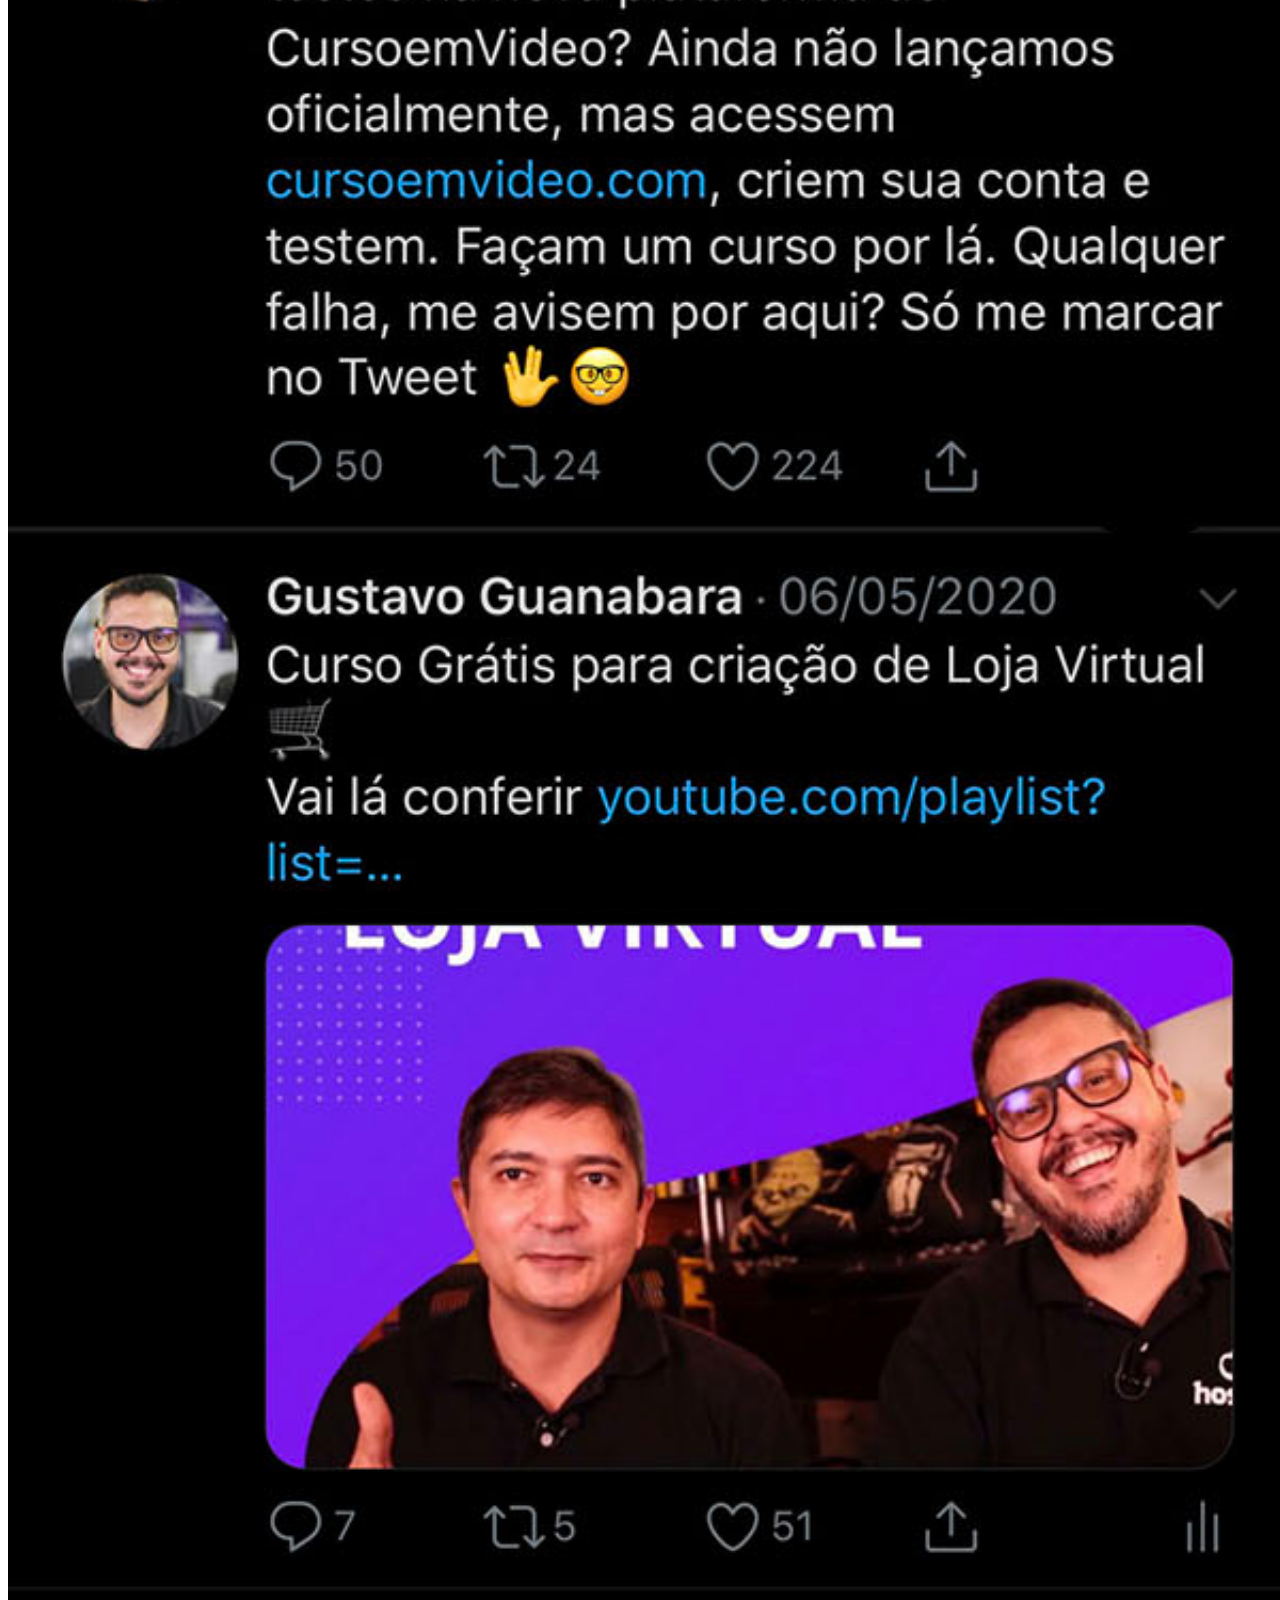
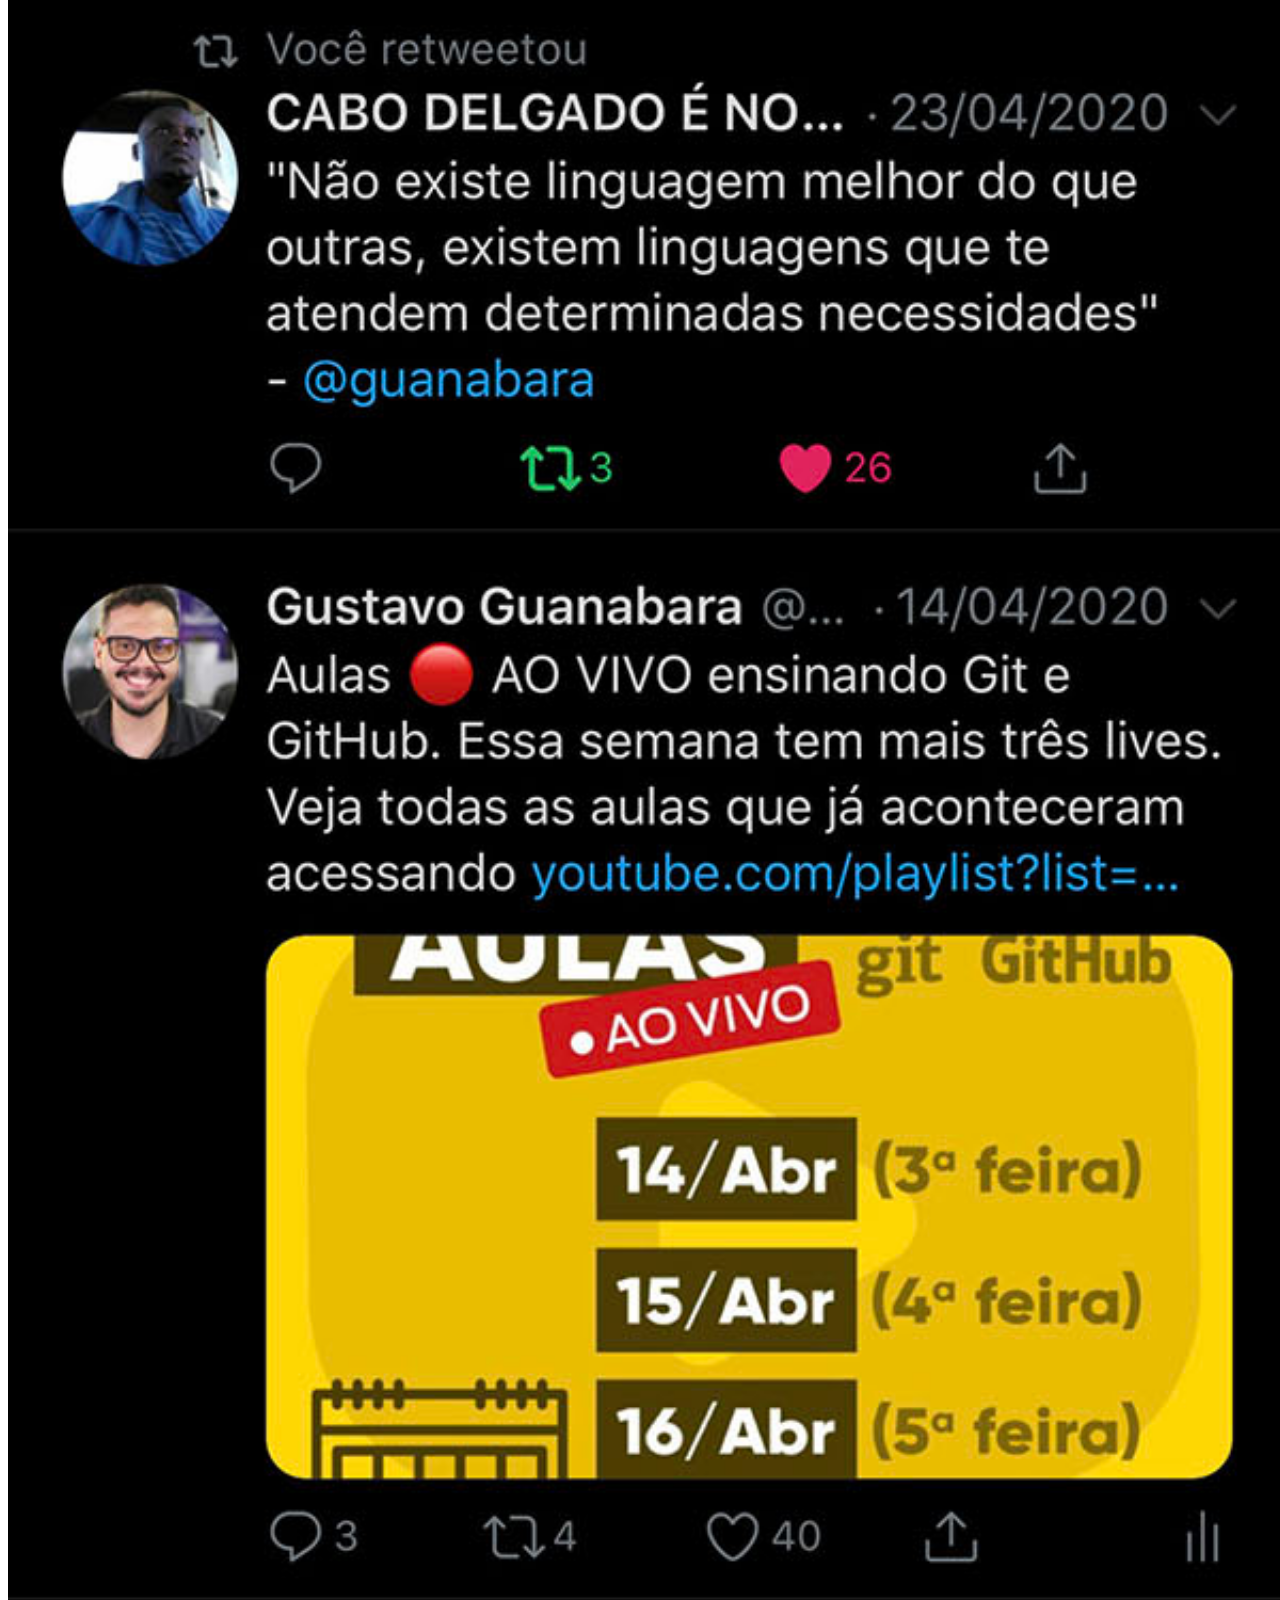
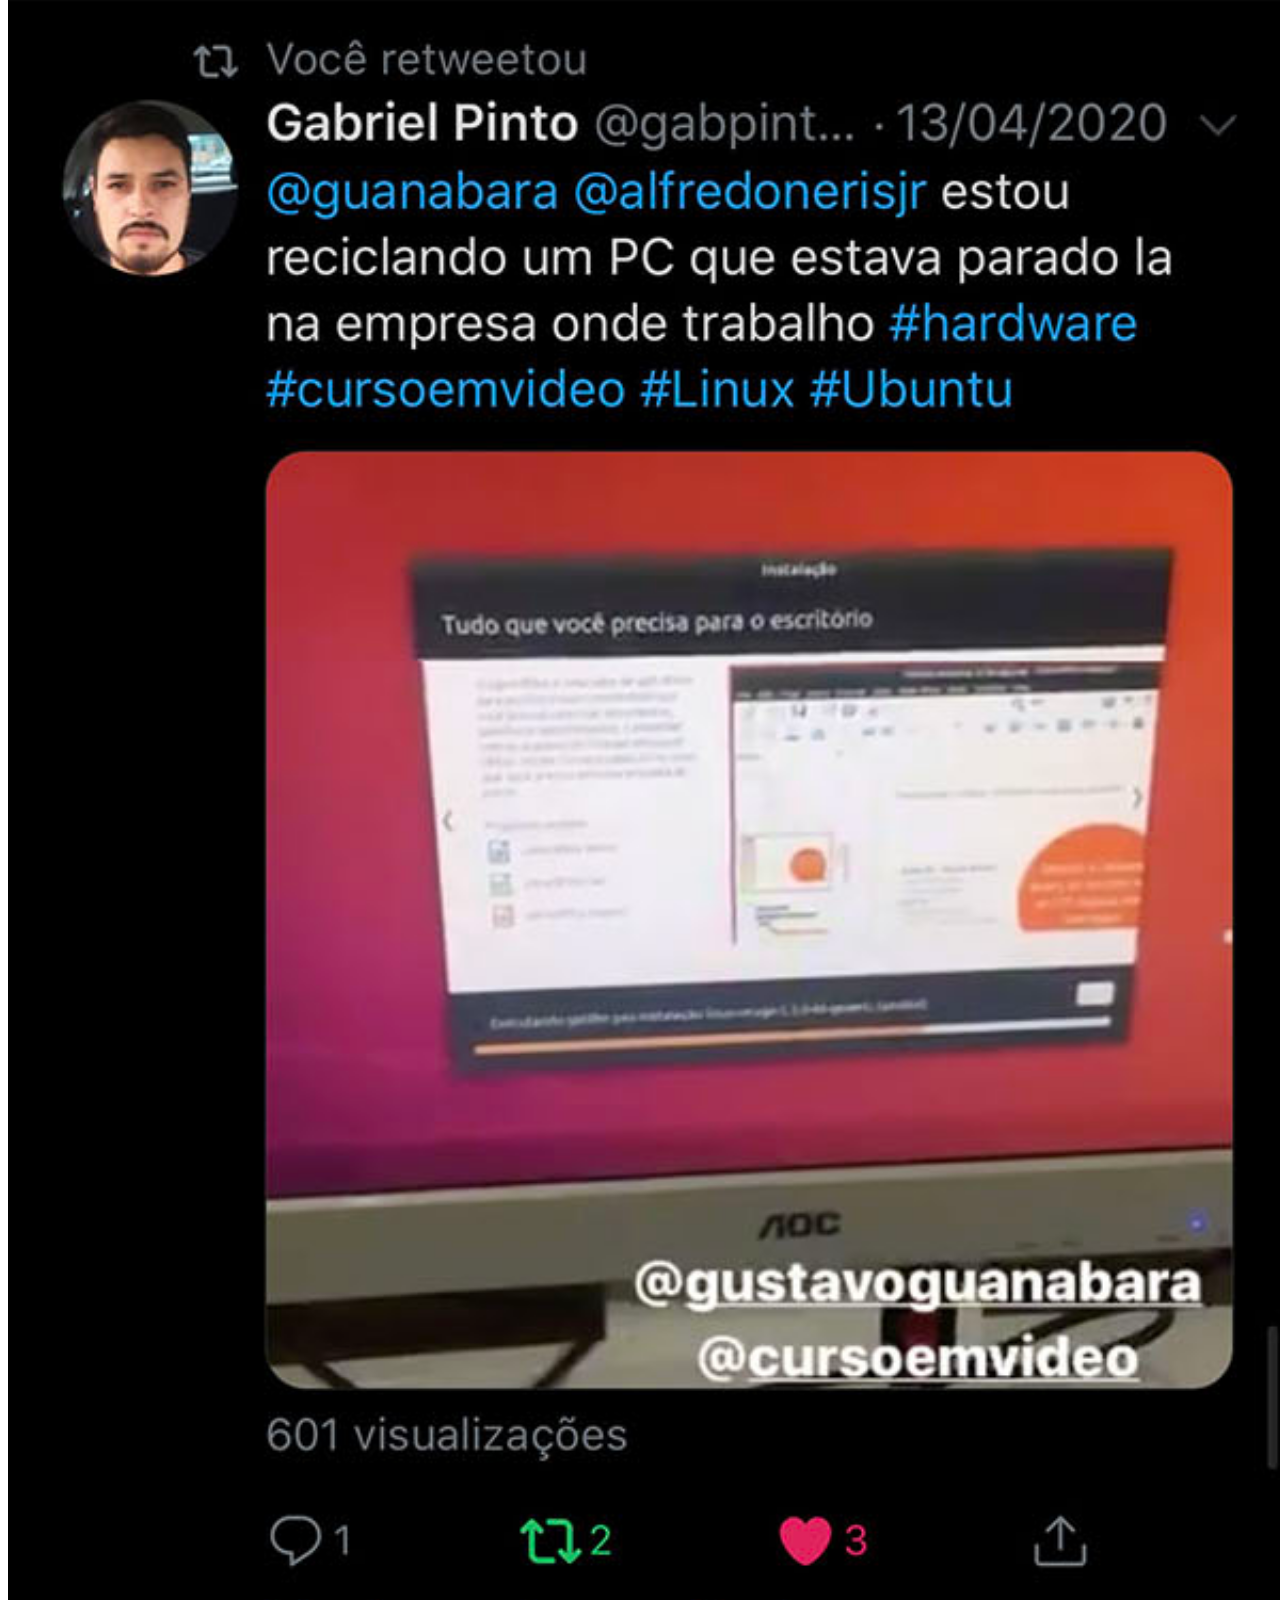
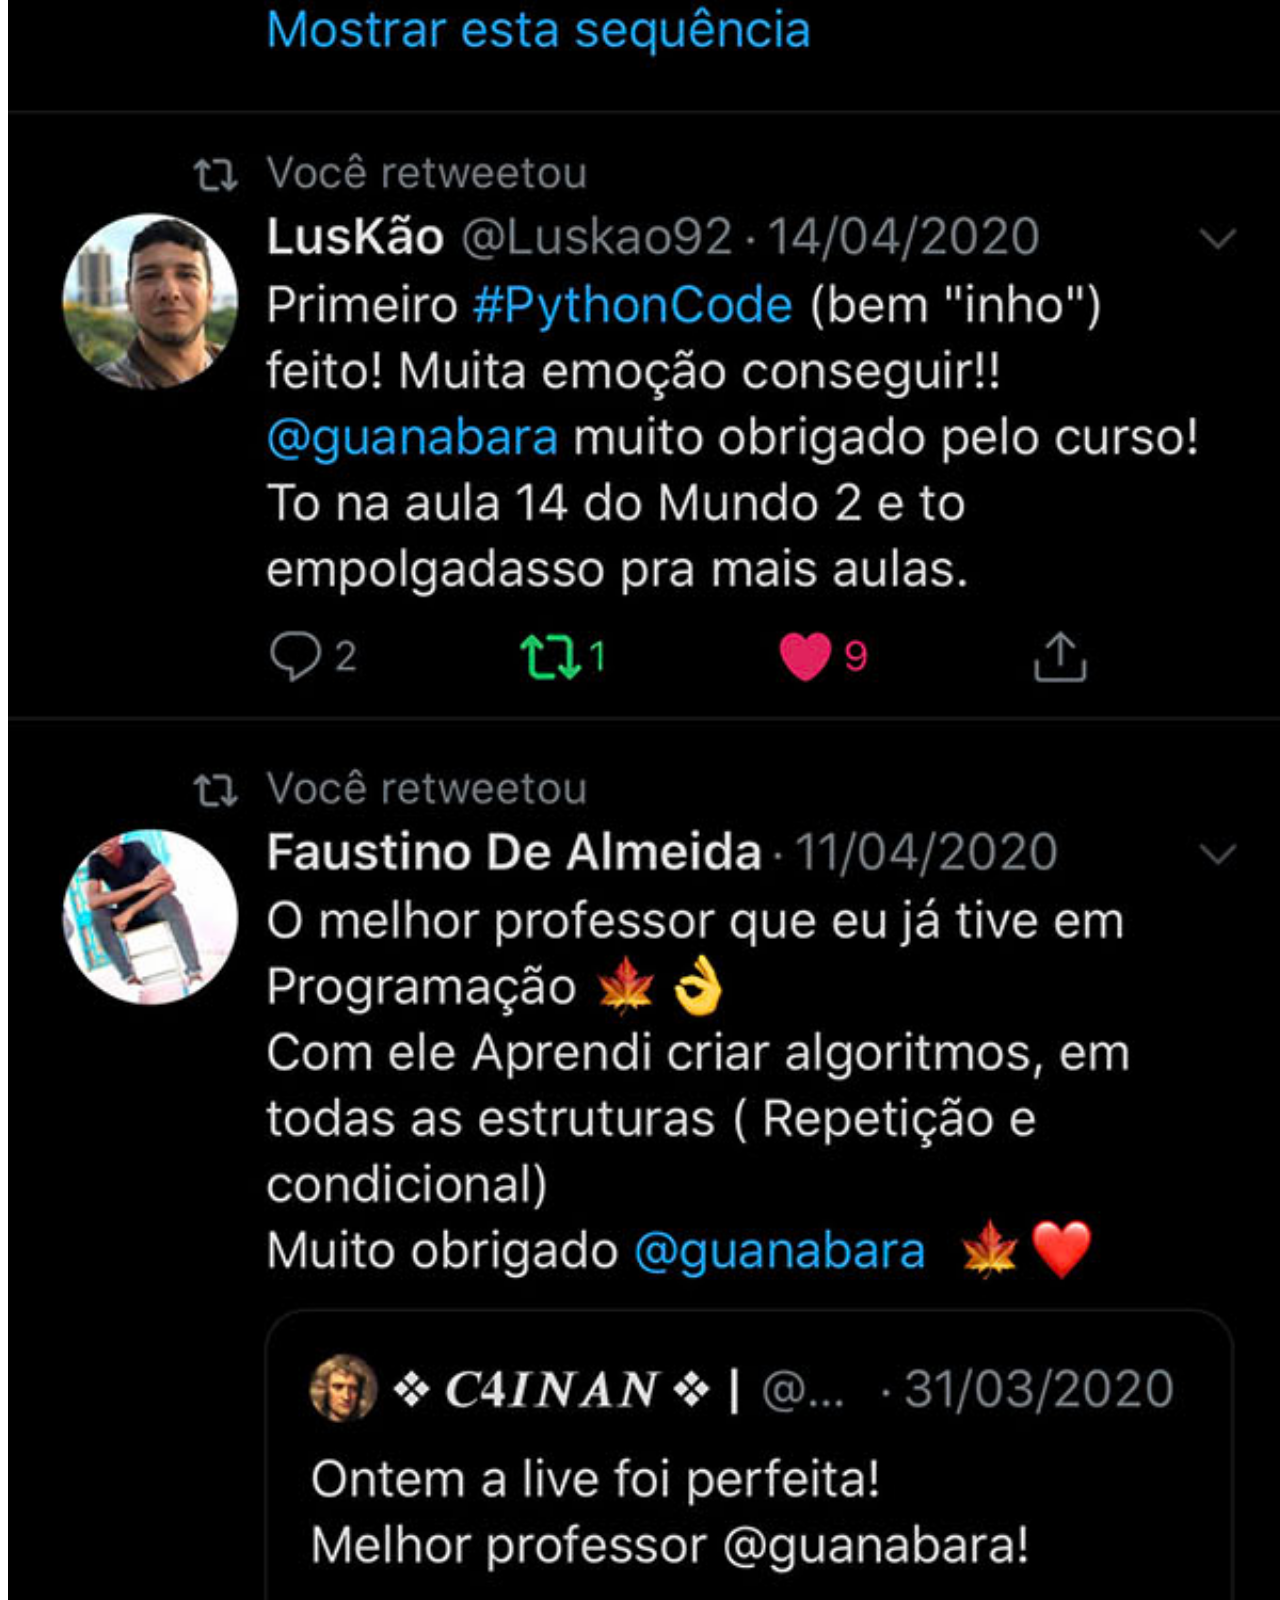
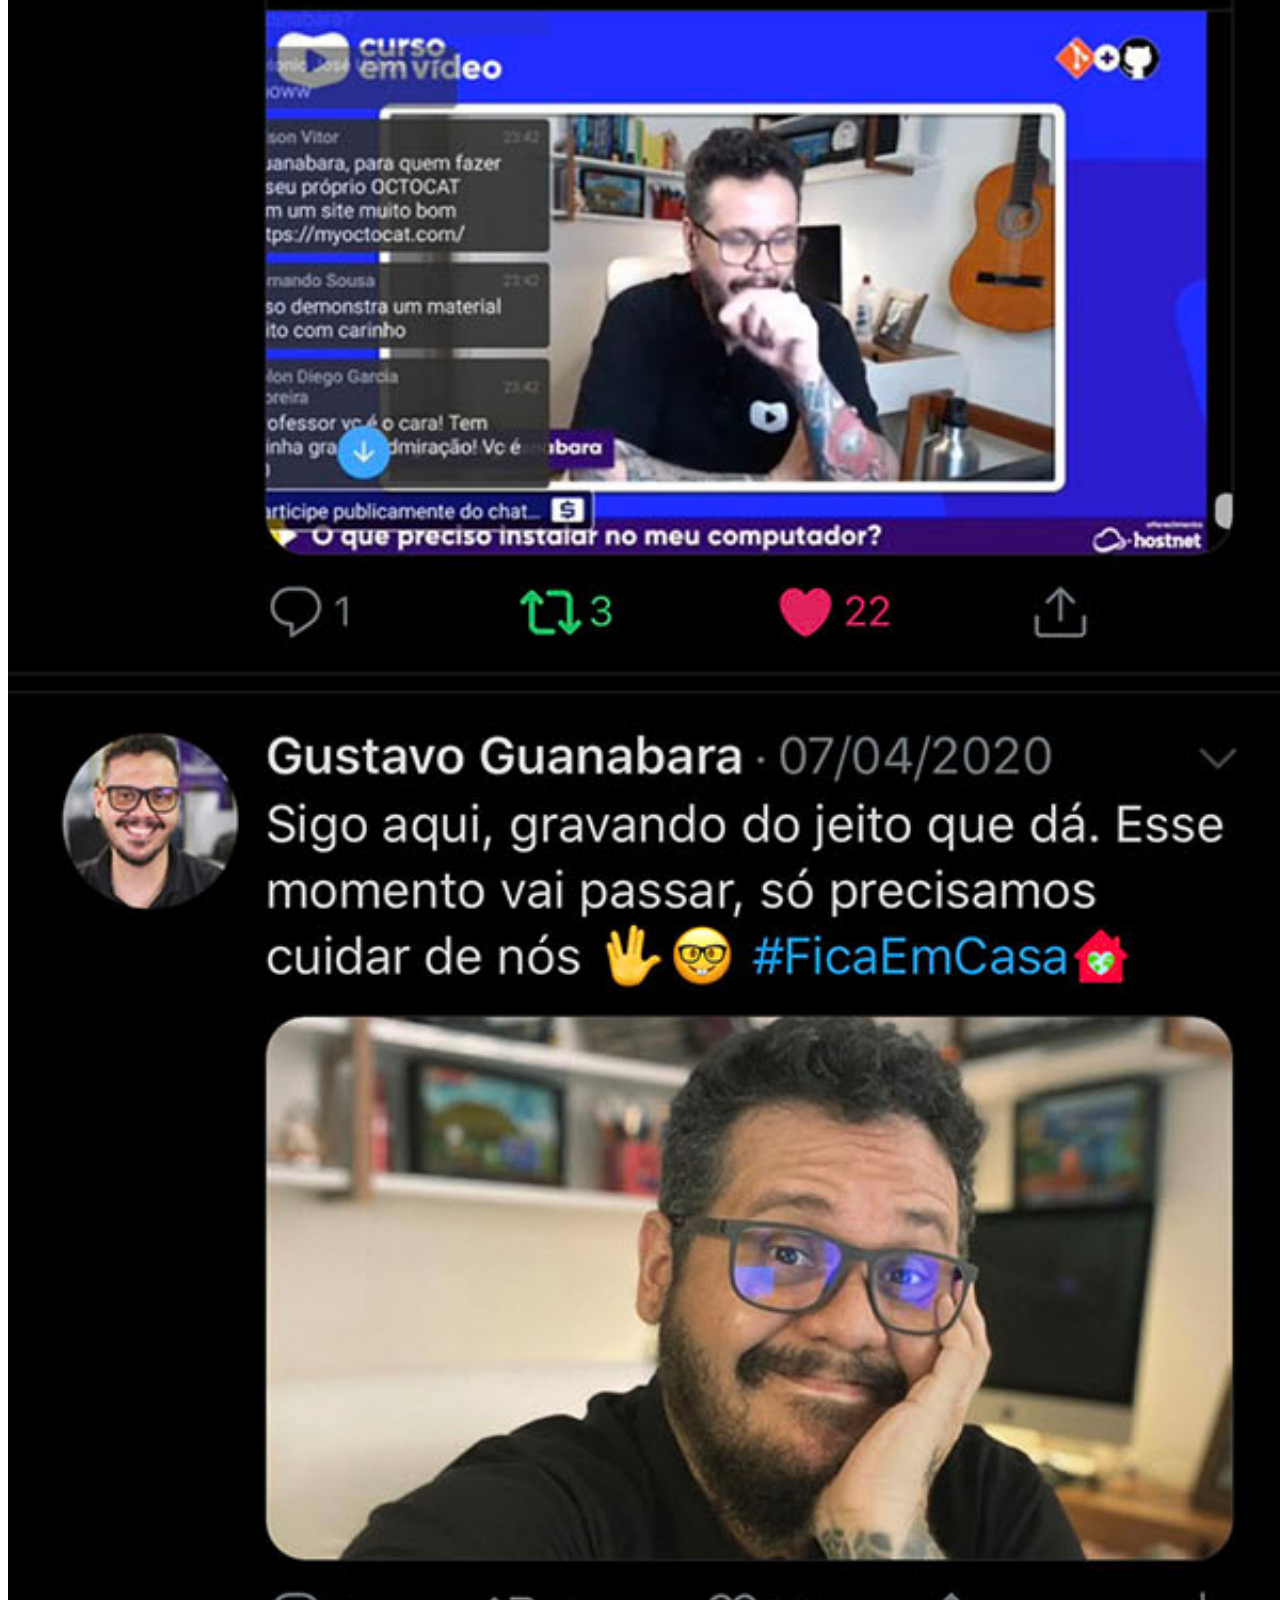
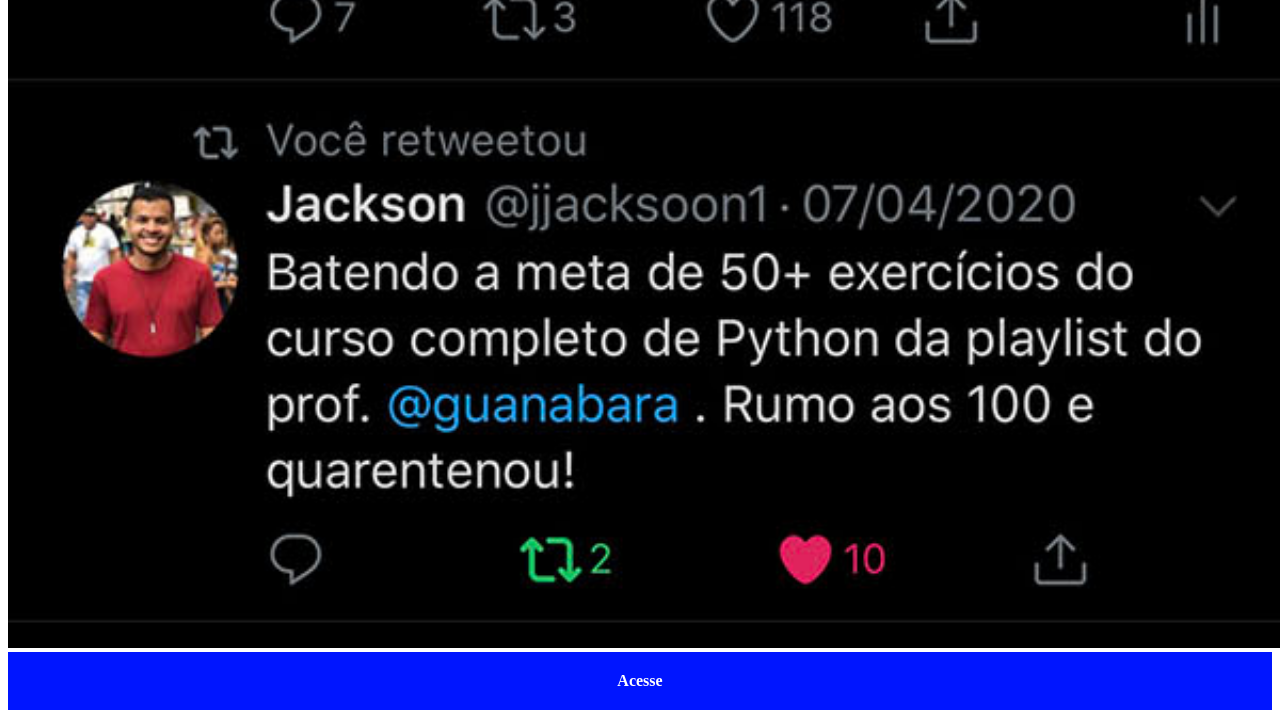
<file: twitter.html>
<!DOCTYPE html>
<html lang="pt-br">
<head>
    <meta charset="UTF-8">
    <meta name="viewport" content="width=device-width, initial-scale=1.0">
    <title>Twitter</title>
    <link rel="stylesheet" href="estilos/social.css">
</head>
<body>
    <img src="imagens/tela-twitter.jpg" alt="Twitter">
    <a href="twitter.html">Acesse</a>
</body>
</html>
</file>
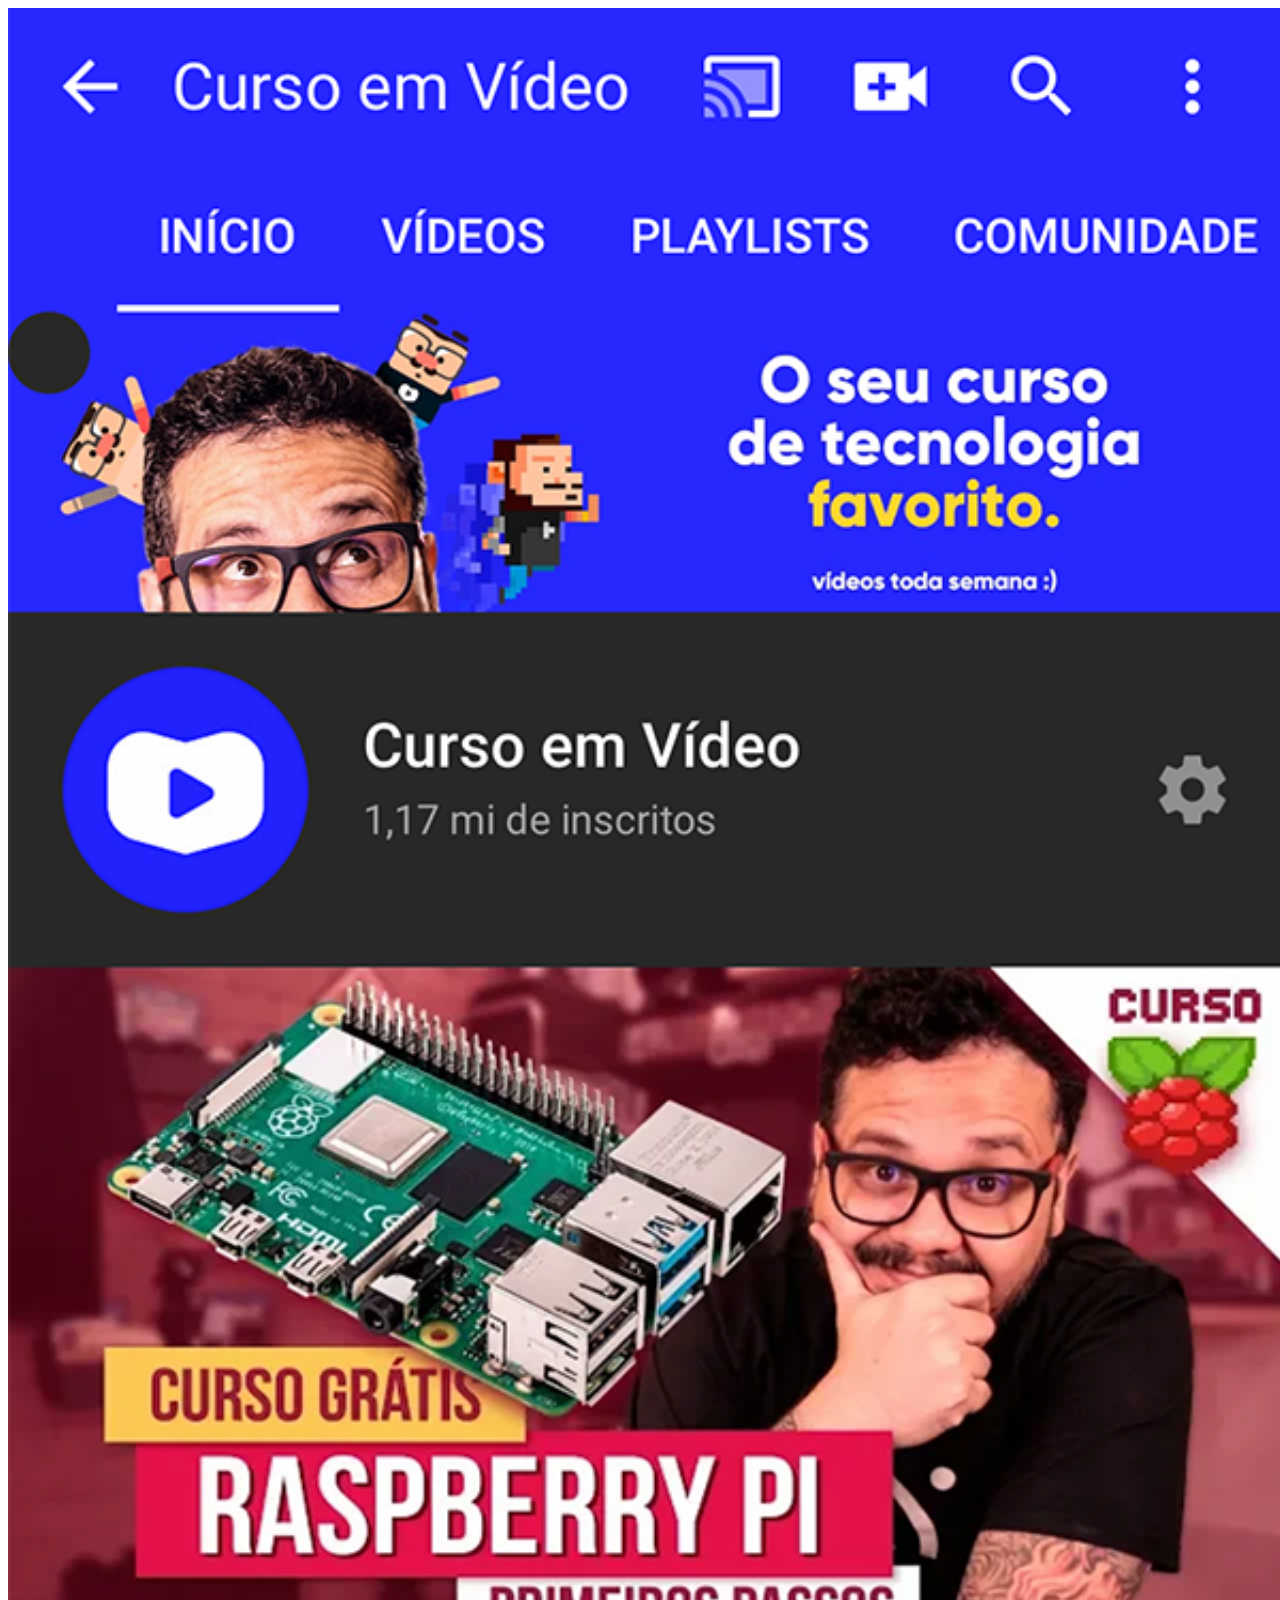
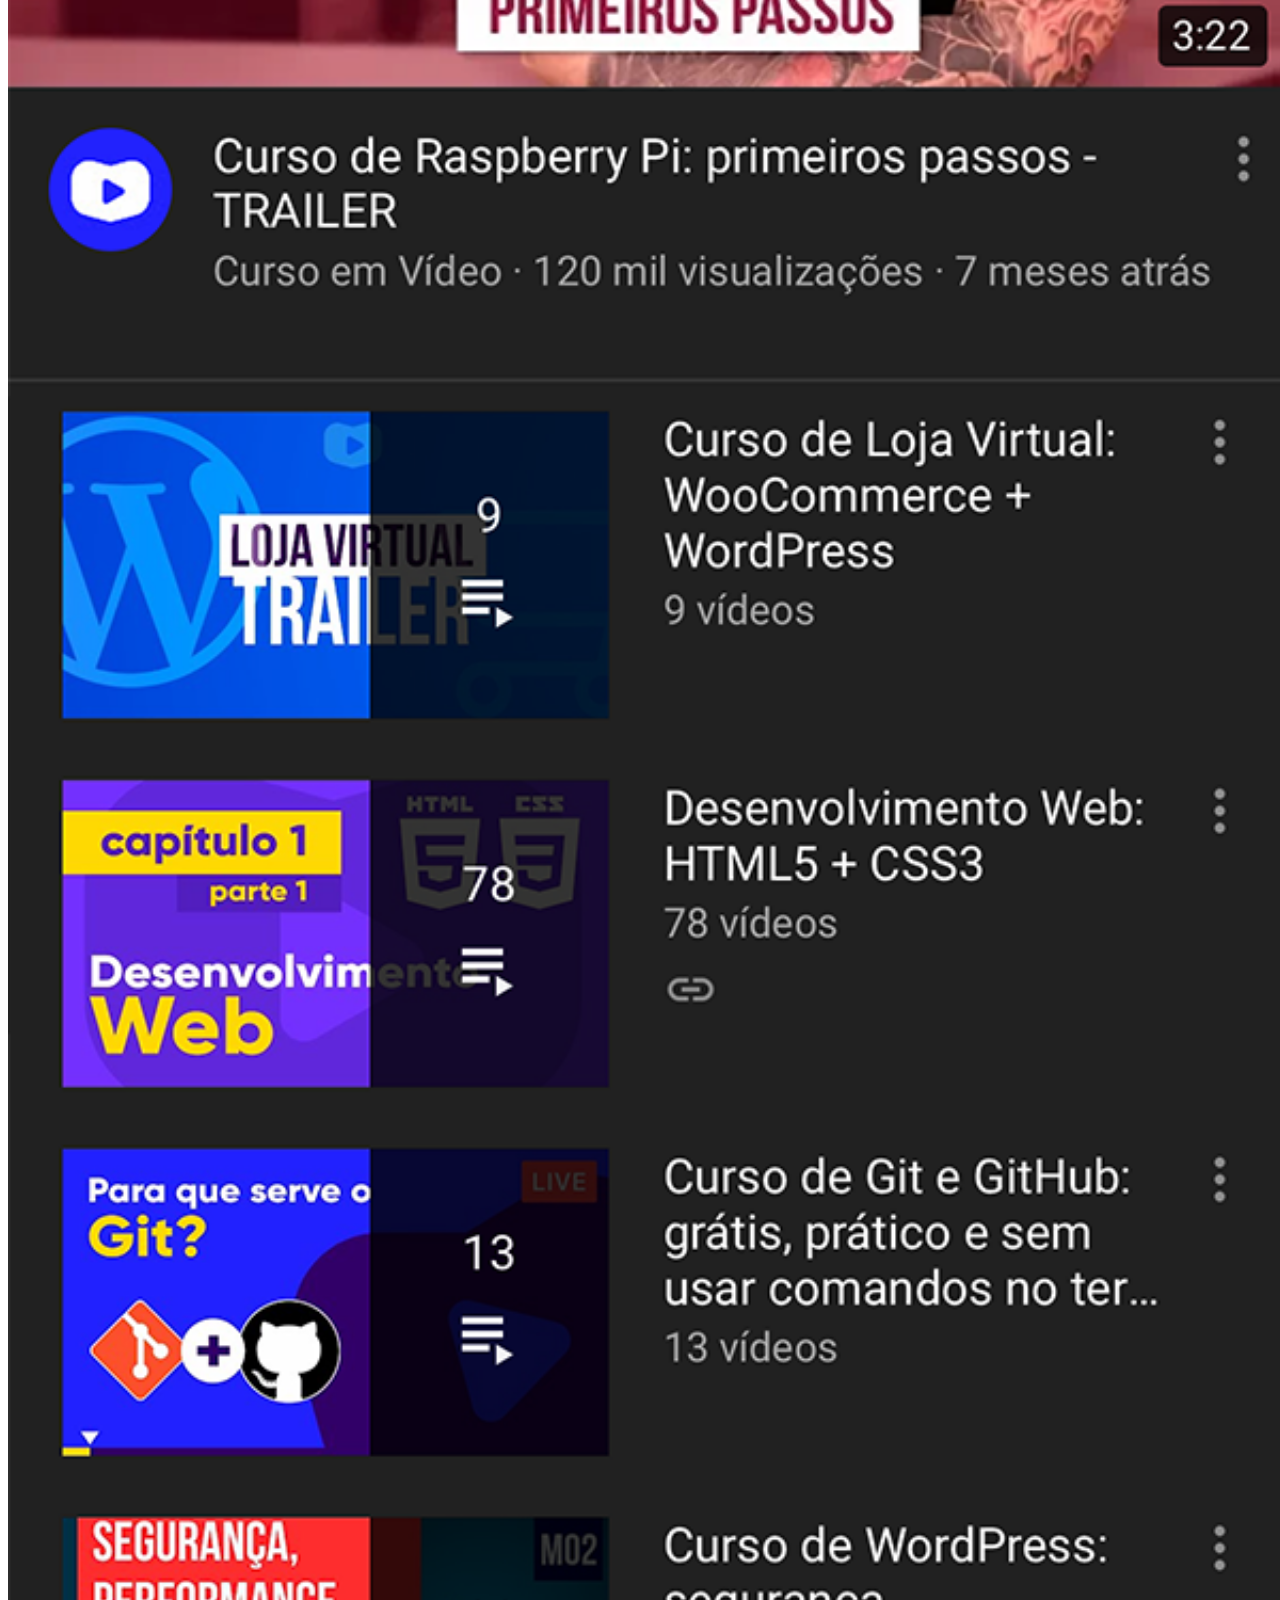
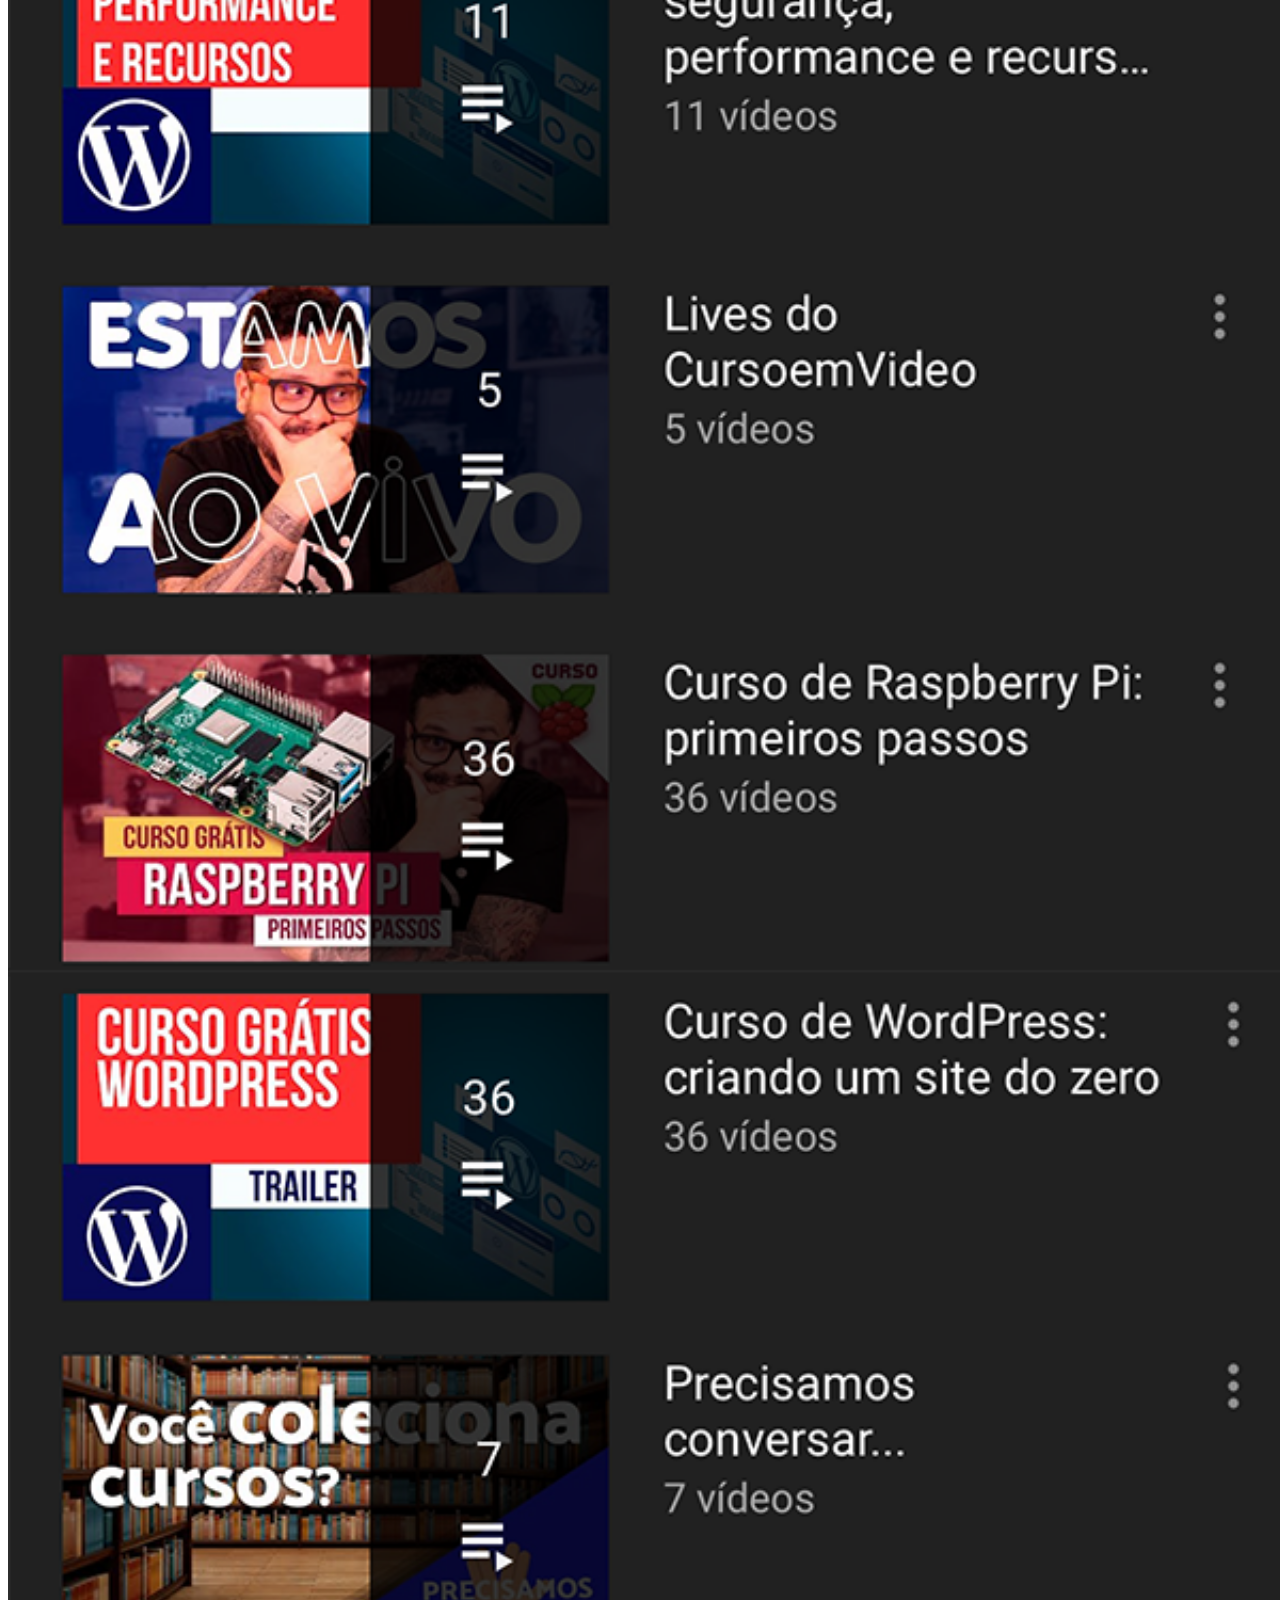
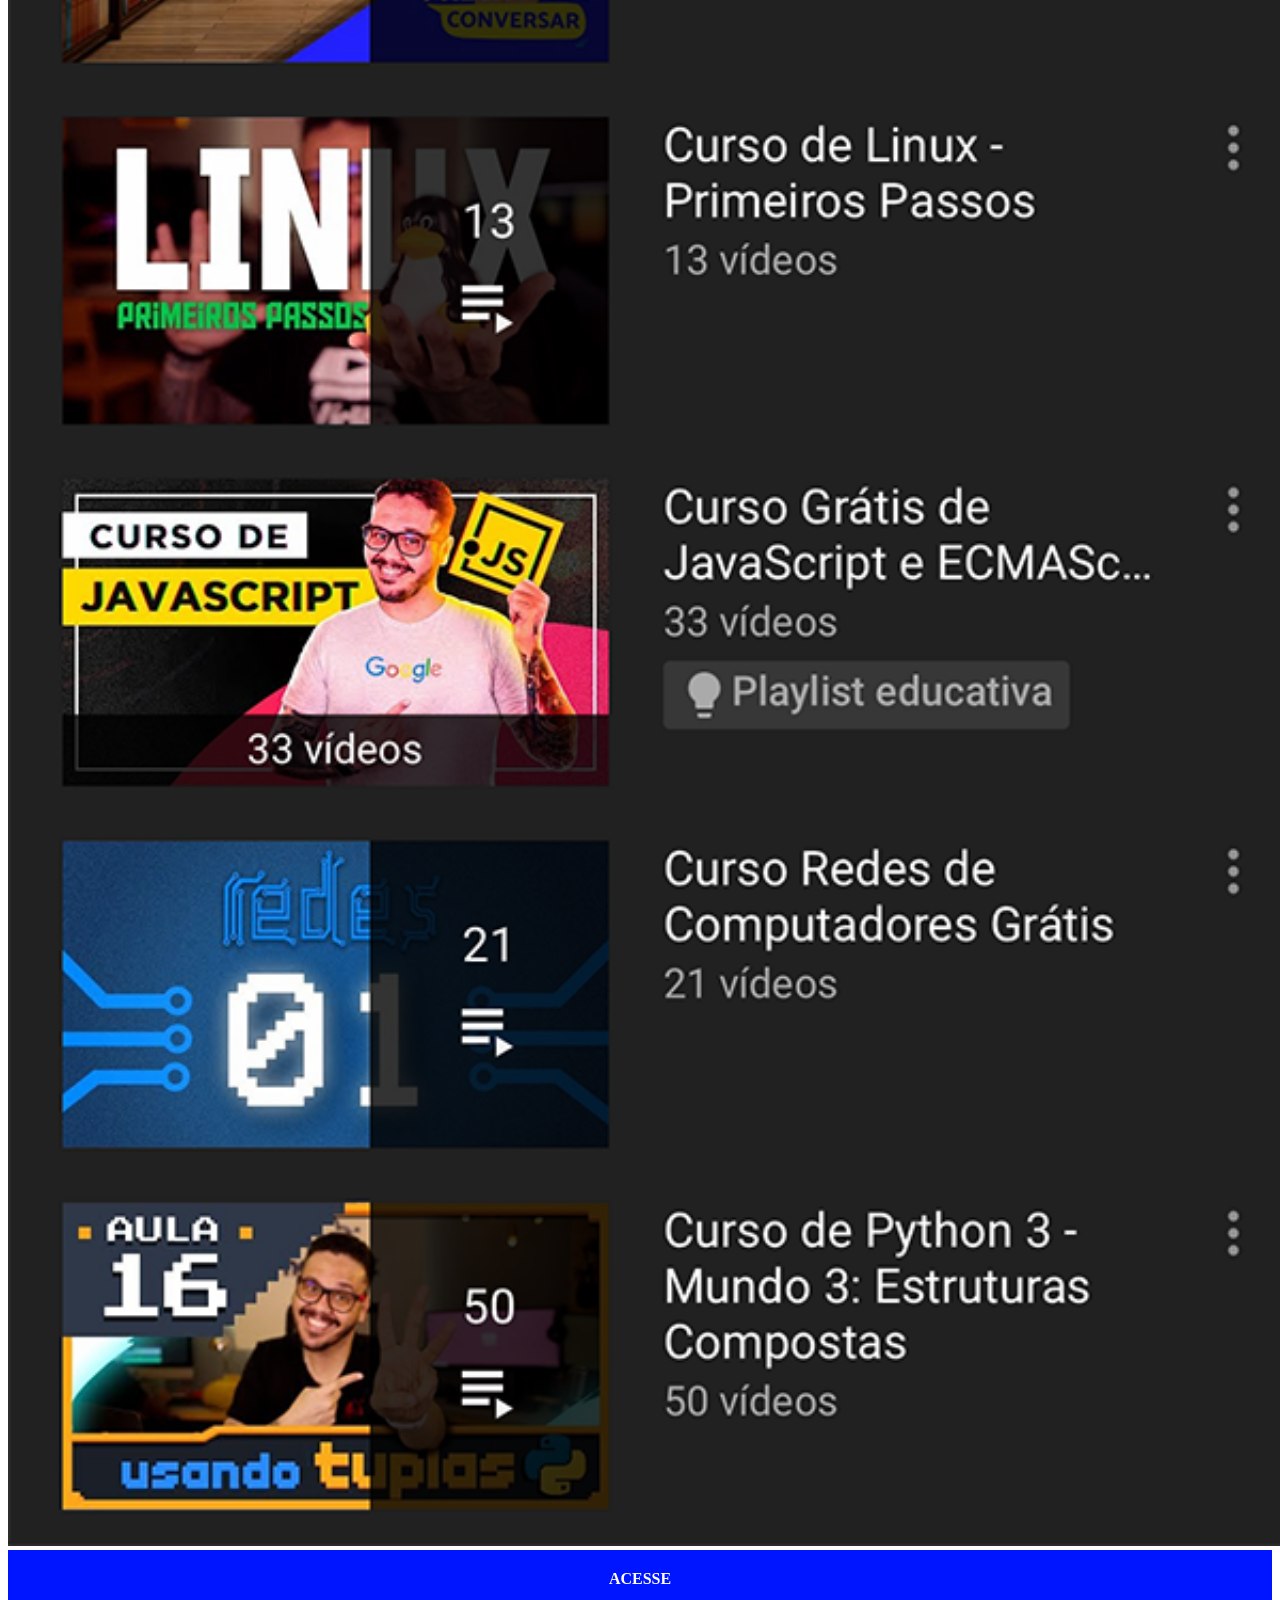
<file: youtube.html>
<!DOCTYPE html>
<html lang="pt-br">
<head>
    <meta charset="UTF-8">
    <meta name="viewport" content="width=device-width, initial-scale=1.0">
    <title>Youtube</title>
    <link rel="stylesheet" href="estilos/social.css">
</head>
<body>
    <img src="imagens/tela-youtube.png" alt="Youtube">
    <a href="https://www.youtube.com/@cursoemvideo/playlists" target="_blank">ACESSE</a>
</body>
</html>
</file>
<file: estilos/social.css>
@charset "UTF-8;"

    *{
            margin: 0px;
            padding: 0px;
            font-family: Arial, Helvetica, sans-serif;
        }

        ::-webkit-scrollbar{
            width: 0px;
            height: 0px;
        }

        img{
            width: 100vw;
        }

        a{
            display: block;
            background-color: rgb(0, 21, 255);
            color: white;
            padding: 20px;
            font-weight: bolder;
            text-decoration: none;
            text-align: center;
        }
        a:hover {
            background-color: aliceblue;
        }
</file>
